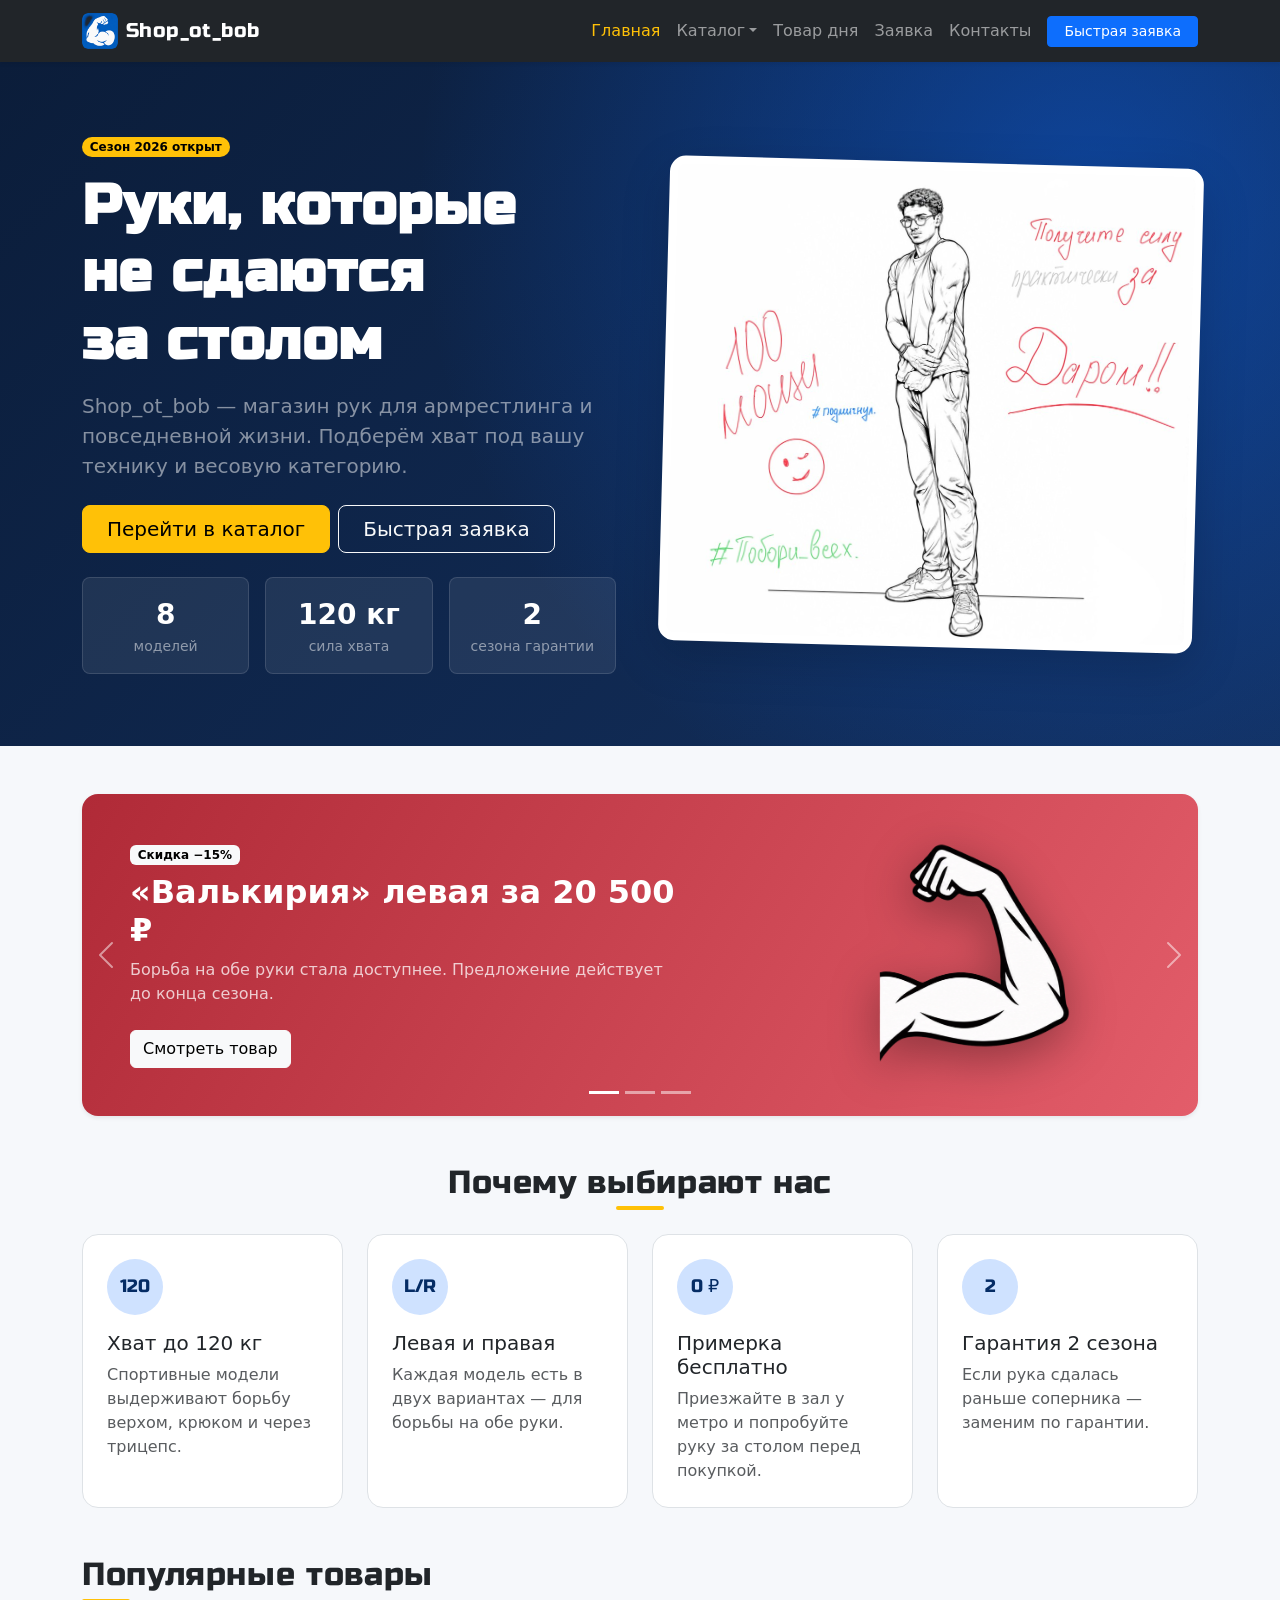
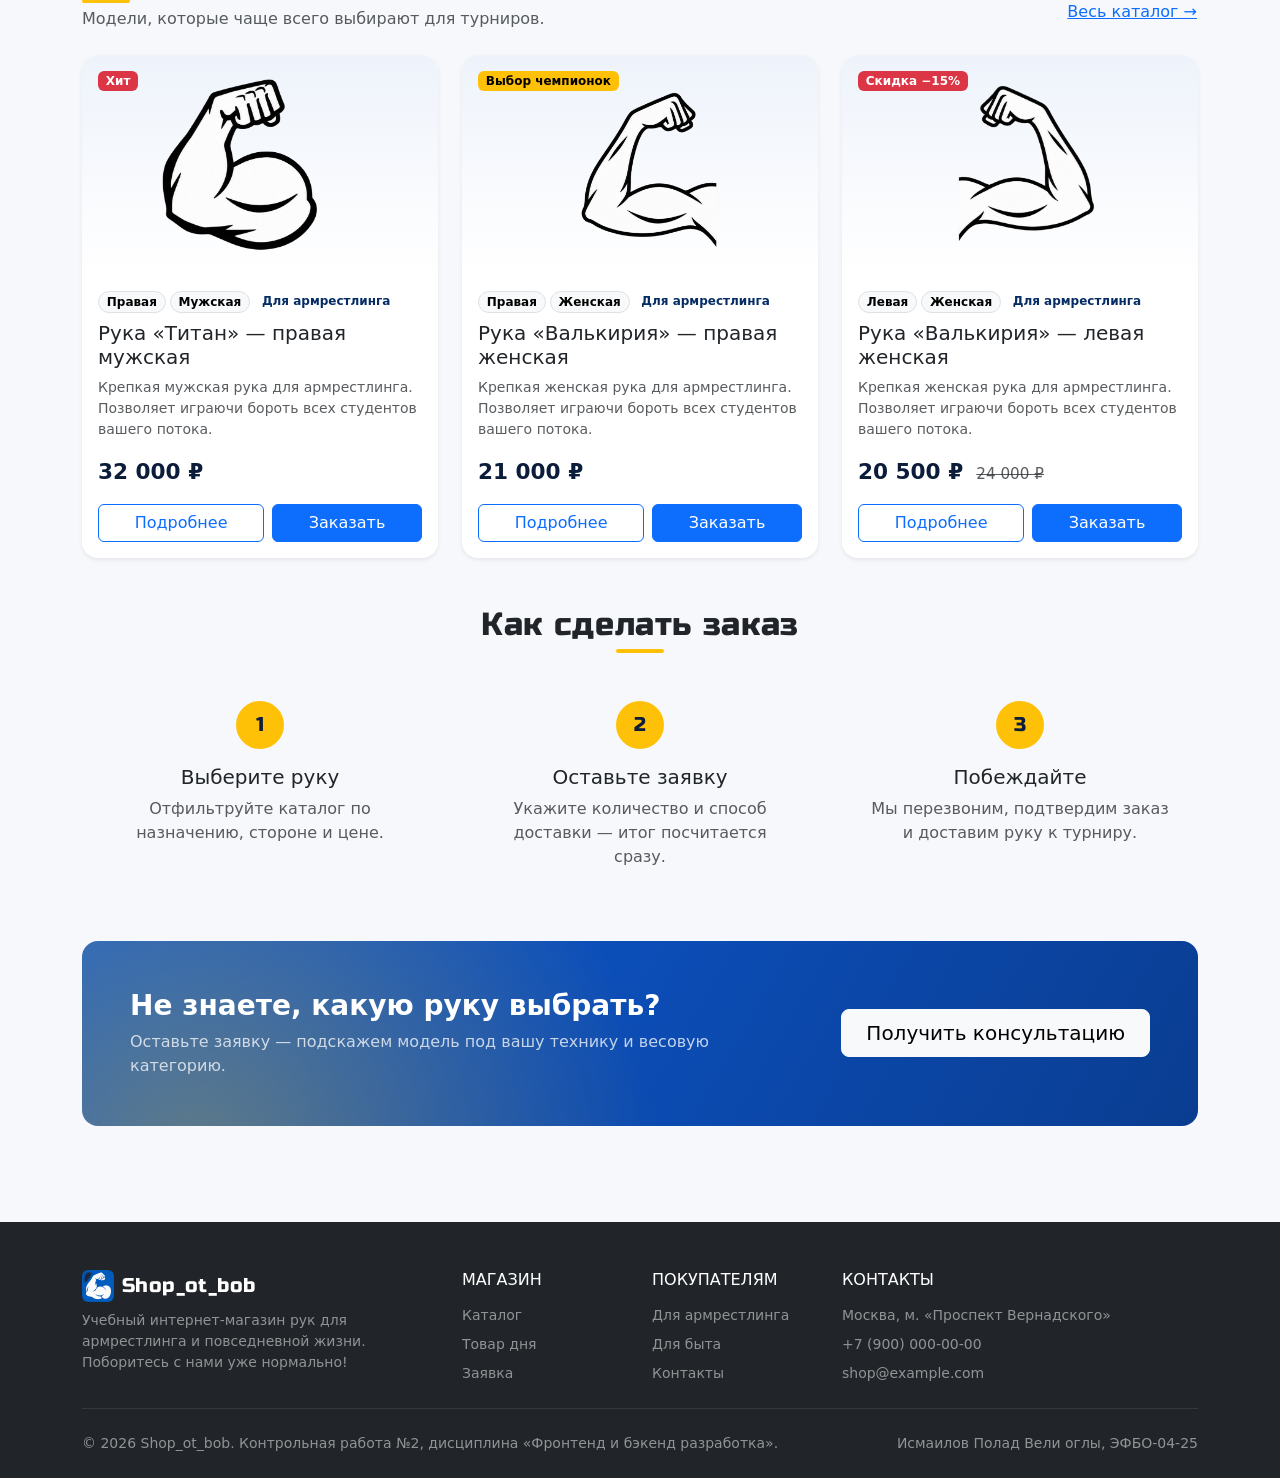
<file: index.html>
<!DOCTYPE html>
<html lang="ru">
<head>
  <meta charset="UTF-8">
  <meta name="viewport" content="width=device-width, initial-scale=1.0">
  <meta name="description" content="Shop_ot_bob — учебный интернет-магазин рук для армрестлинга и повседневной жизни на Bootstrap.">
  <title>Главная — Shop_ot_bob</title>
  <link rel="icon" type="image/png" href="images/logo.png">
  <link rel="preconnect" href="https://fonts.googleapis.com">
  <link rel="preconnect" href="https://fonts.gstatic.com" crossorigin>
  <link href="https://fonts.googleapis.com/css2?family=Russo+One&display=swap" rel="stylesheet">
  <link rel="stylesheet" href="vendor/bootstrap/css/bootstrap.min.css">
  <link rel="stylesheet" href="css/custom.css">
</head>
<body class="d-flex flex-column min-vh-100">
  <header>
    <nav class="navbar navbar-expand-lg navbar-dark bg-dark sticky-top shadow-sm site-navbar" aria-label="Основная навигация">
      <div class="container">
        <a class="navbar-brand d-flex align-items-center gap-2 brand" href="index.html">
          <img src="images/logo.png" alt="" width="36" height="36" class="rounded-2">
          Shop_ot_bob
        </a>
        <button class="navbar-toggler" type="button" data-bs-toggle="collapse" data-bs-target="#mainNavbar" aria-controls="mainNavbar" aria-expanded="false" aria-label="Открыть меню">
          <span class="navbar-toggler-icon"></span>
        </button>
        <div class="collapse navbar-collapse" id="mainNavbar">
          <ul class="navbar-nav ms-auto mb-2 mb-lg-0 align-items-lg-center">
          <li class="nav-item"><a class="nav-link active" aria-current="page" href="index.html">Главная</a></li>
          <li class="nav-item dropdown">
            <a class="nav-link dropdown-toggle" href="catalog.html" role="button" data-bs-toggle="dropdown" aria-expanded="false">Каталог</a>
            <ul class="dropdown-menu dropdown-menu-dark">
              <li><a class="dropdown-item" href="catalog.html">Все товары</a></li>
              <li><hr class="dropdown-divider"></li>
              <li><a class="dropdown-item" href="catalog.html?category=sport">Для армрестлинга</a></li>
              <li><a class="dropdown-item" href="catalog.html?category=daily">Для быта</a></li>
            </ul>
          </li>
          <li class="nav-item"><a class="nav-link" href="product.html">Товар дня</a></li>
          <li class="nav-item"><a class="nav-link" href="order.html">Заявка</a></li>
          <li class="nav-item"><a class="nav-link" href="contacts.html">Контакты</a></li>
          <li class="nav-item ms-lg-2 mt-2 mt-lg-0">
            <button type="button" class="btn btn-primary btn-sm px-3" data-bs-toggle="modal" data-bs-target="#orderModal">Быстрая заявка</button>
          </li>
          </ul>
        </div>
      </div>
    </nav>
  </header>

  <main class="flex-grow-1">
    <section class="container-fluid hero text-white py-5">
      <div class="container py-lg-4">
        <div class="row align-items-center g-5">
          <div class="col-12 col-lg-6">
            <span class="badge rounded-pill text-bg-warning mb-3">Сезон 2026 открыт</span>
            <h1 class="display-4 fw-bold hero__title mb-3">Руки, которые не&nbsp;сдаются за&nbsp;столом</h1>
            <p class="lead text-white-50 mb-4">Shop_ot_bob — магазин рук для армрестлинга и повседневной жизни. Подберём хват под вашу технику и&nbsp;весовую категорию.</p>
            <div class="d-flex flex-wrap gap-2 mb-4">
              <a class="btn btn-warning btn-lg px-4" href="catalog.html">Перейти в каталог</a>
              <button type="button" class="btn btn-outline-light btn-lg px-4" data-bs-toggle="modal" data-bs-target="#orderModal">Быстрая заявка</button>
            </div>
            <div class="row g-3 text-center hero__stats">
              <div class="col-4">
                <div class="p-3 rounded-3 hero__stat">
                  <div class="fs-3 fw-bold">8</div>
                  <div class="small text-white-50">моделей</div>
                </div>
              </div>
              <div class="col-4">
                <div class="p-3 rounded-3 hero__stat">
                  <div class="fs-3 fw-bold">120&nbsp;кг</div>
                  <div class="small text-white-50">сила хвата</div>
                </div>
              </div>
              <div class="col-4">
                <div class="p-3 rounded-3 hero__stat">
                  <div class="fs-3 fw-bold">2</div>
                  <div class="small text-white-50">сезона гарантии</div>
                </div>
              </div>
            </div>
          </div>
          <div class="col-12 col-lg-6">
            <div class="hero__media bg-white rounded-4 shadow-lg p-2">
              <img src="images/promo.jpg" class="img-fluid rounded-3" alt="Основатель магазина на рекламном плакате: «Получите силу армрестлинга за даром»">
            </div>
          </div>
        </div>
      </div>
    </section>

    <section class="container my-5" aria-labelledby="promo-title">
      <h2 id="promo-title" class="visually-hidden">Акции магазина</h2>
      <div id="promoCarousel" class="carousel slide promo-carousel rounded-4 overflow-hidden shadow-sm" data-bs-ride="carousel" data-bs-interval="6000">
        <div class="carousel-indicators">
          <button type="button" data-bs-target="#promoCarousel" data-bs-slide-to="0" class="active" aria-current="true" aria-label="Акция 1"></button>
          <button type="button" data-bs-target="#promoCarousel" data-bs-slide-to="1" aria-label="Акция 2"></button>
          <button type="button" data-bs-target="#promoCarousel" data-bs-slide-to="2" aria-label="Акция 3"></button>
        </div>
        <div class="carousel-inner">
          <div class="carousel-item active promo-slide promo-slide--red">
            <div class="row g-0 align-items-center h-100">
              <div class="col-12 col-md-7 px-5 pt-4 pb-5 p-lg-5">
                <span class="badge text-bg-light mb-2">Скидка −15%</span>
                <h3 class="h2 fw-bold">«Валькирия» левая за 20 500 ₽</h3>
                <p class="mb-4 opacity-75">Борьба на обе руки стала доступнее. Предложение действует до конца сезона.</p>
                <a href="product.html?id=4" class="btn btn-light">Смотреть товар</a>
              </div>
              <div class="col-md-5 d-none d-md-block text-center p-4">
                <img src="images/lev_zhenskaya_ruka.png" class="promo-slide__img" alt="">
              </div>
            </div>
          </div>
          <div class="carousel-item promo-slide promo-slide--blue">
            <div class="row g-0 align-items-center h-100">
              <div class="col-12 col-md-7 px-5 pt-4 pb-5 p-lg-5">
                <span class="badge text-bg-success mb-2">Новинка</span>
                <h3 class="h2 fw-bold">«Титан» теперь и для левой руки</h3>
                <p class="mb-4 opacity-75">Зеркальная версия флагмана с хватом 115 кг для левосторонней борьбы.</p>
                <a href="product.html?id=2" class="btn btn-light">Смотреть товар</a>
              </div>
              <div class="col-md-5 d-none d-md-block text-center p-4">
                <img src="images/levaya_ruka.png" class="promo-slide__img" alt="">
              </div>
            </div>
          </div>
          <div class="carousel-item promo-slide promo-slide--dark">
            <div class="row g-0 align-items-center h-100">
              <div class="col-12 col-md-7 px-5 pt-4 pb-5 p-lg-5">
                <span class="badge text-bg-warning mb-2">Доставка</span>
                <h3 class="h2 fw-bold">Бесплатная доставка от 30 000 ₽</h3>
                <p class="mb-4 opacity-75">Курьером по Москве или самовывозом у метро «Проспект Вернадского».</p>
                <a href="order.html" class="btn btn-light">Оформить заявку</a>
              </div>
              <div class="col-md-5 d-none d-md-block text-center p-4">
                <img src="images/pravaya_ruka.png" class="promo-slide__img" alt="">
              </div>
            </div>
          </div>
        </div>
        <button class="carousel-control-prev" type="button" data-bs-target="#promoCarousel" data-bs-slide="prev">
          <span class="carousel-control-prev-icon" aria-hidden="true"></span>
          <span class="visually-hidden">Предыдущая акция</span>
        </button>
        <button class="carousel-control-next" type="button" data-bs-target="#promoCarousel" data-bs-slide="next">
          <span class="carousel-control-next-icon" aria-hidden="true"></span>
          <span class="visually-hidden">Следующая акция</span>
        </button>
      </div>
    </section>

    <section class="container my-5" aria-labelledby="advantages-title">
      <h2 id="advantages-title" class="section-title text-center mb-4">Почему выбирают нас</h2>
      <div class="row g-4">
        <div class="col-12 col-md-6 col-lg-3">
          <div class="feature h-100 p-4 bg-body rounded-4 border">
            <div class="feature__icon mb-3">120</div>
            <h3 class="h5">Хват до 120 кг</h3>
            <p class="mb-0 text-body-secondary">Спортивные модели выдерживают борьбу верхом, крюком и через трицепс.</p>
          </div>
        </div>
        <div class="col-12 col-md-6 col-lg-3">
          <div class="feature h-100 p-4 bg-body rounded-4 border">
            <div class="feature__icon mb-3">L/R</div>
            <h3 class="h5">Левая и правая</h3>
            <p class="mb-0 text-body-secondary">Каждая модель есть в двух вариантах — для борьбы на обе руки.</p>
          </div>
        </div>
        <div class="col-12 col-md-6 col-lg-3">
          <div class="feature h-100 p-4 bg-body rounded-4 border">
            <div class="feature__icon mb-3">0&nbsp;₽</div>
            <h3 class="h5">Примерка бесплатно</h3>
            <p class="mb-0 text-body-secondary">Приезжайте в зал у метро и попробуйте руку за столом перед покупкой.</p>
          </div>
        </div>
        <div class="col-12 col-md-6 col-lg-3">
          <div class="feature h-100 p-4 bg-body rounded-4 border">
            <div class="feature__icon mb-3">2</div>
            <h3 class="h5">Гарантия 2 сезона</h3>
            <p class="mb-0 text-body-secondary">Если рука сдалась раньше соперника — заменим по гарантии.</p>
          </div>
        </div>
      </div>
    </section>

    <section class="container my-5" aria-labelledby="popular-title">
      <div class="row align-items-end g-3 mb-4">
        <div class="col-12 col-md-8">
          <h2 id="popular-title" class="section-title mb-1">Популярные товары</h2>
          <p class="text-body-secondary mb-0">Модели, которые чаще всего выбирают для турниров.</p>
        </div>
        <div class="col-12 col-md-4 text-md-end">
          <a href="catalog.html" class="btn btn-link px-0">Весь каталог →</a>
        </div>
      </div>
      <div class="row g-4">
        <div class="col-12 col-md-6 col-lg-4 product-col" data-id="1" data-name="Рука «Титан» — правая мужская" data-price="32000" data-category="sport" data-gender="m" data-side="right" data-stock="yes">
          <article class="card product-card h-100 shadow-sm">
            <div class="product-card__media position-relative">
              <span class="badge text-bg-danger product-card__badge position-absolute top-0 start-0 m-3">Хит</span>
              <img src="images/pravaya_ruka.png" class="card-img-top product-card__img" alt="Рука «Титан» — правая мужская" loading="lazy">
            </div>
            <div class="card-body d-flex flex-column">
              <div class="d-flex flex-wrap gap-1 mb-2">
                <span class="badge rounded-pill text-bg-light border">Правая</span>
                <span class="badge rounded-pill text-bg-light border">Мужская</span>
                <span class="badge rounded-pill text-bg-primary-subtle text-primary-emphasis">Для армрестлинга</span>
              </div>
              <h3 class="card-title h5">Рука «Титан» — правая мужская</h3>
              <p class="card-text text-body-secondary small">Крепкая мужская рука для армрестлинга. Позволяет играючи бороть всех студентов вашего потока.</p>
              <div class="mt-auto">
                <p class="price mb-3">32 000 ₽</p>
                <div class="d-flex gap-2">
                  <a href="product.html?id=1" class="btn btn-outline-primary flex-fill">Подробнее</a>
                  <button type="button" class="btn btn-primary flex-fill" data-bs-toggle="modal" data-bs-target="#orderModal" data-product="1">Заказать</button>
                </div>
              </div>
            </div>
          </article>
        </div>
        <div class="col-12 col-md-6 col-lg-4 product-col" data-id="3" data-name="Рука «Валькирия» — правая женская" data-price="21000" data-category="sport" data-gender="f" data-side="right" data-stock="yes">
          <article class="card product-card h-100 shadow-sm">
            <div class="product-card__media position-relative">
              <span class="badge text-bg-warning product-card__badge position-absolute top-0 start-0 m-3">Выбор чемпионок</span>
              <img src="images/prav_zhenskaya_ruka.png" class="card-img-top product-card__img" alt="Рука «Валькирия» — правая женская" loading="lazy">
            </div>
            <div class="card-body d-flex flex-column">
              <div class="d-flex flex-wrap gap-1 mb-2">
                <span class="badge rounded-pill text-bg-light border">Правая</span>
                <span class="badge rounded-pill text-bg-light border">Женская</span>
                <span class="badge rounded-pill text-bg-primary-subtle text-primary-emphasis">Для армрестлинга</span>
              </div>
              <h3 class="card-title h5">Рука «Валькирия» — правая женская</h3>
              <p class="card-text text-body-secondary small">Крепкая женская рука для армрестлинга. Позволяет играючи бороть всех студентов вашего потока.</p>
              <div class="mt-auto">
                <p class="price mb-3">21 000 ₽</p>
                <div class="d-flex gap-2">
                  <a href="product.html?id=3" class="btn btn-outline-primary flex-fill">Подробнее</a>
                  <button type="button" class="btn btn-primary flex-fill" data-bs-toggle="modal" data-bs-target="#orderModal" data-product="3">Заказать</button>
                </div>
              </div>
            </div>
          </article>
        </div>
        <div class="col-12 col-md-6 col-lg-4 product-col" data-id="4" data-name="Рука «Валькирия» — левая женская" data-price="20500" data-category="sport" data-gender="f" data-side="left" data-stock="yes">
          <article class="card product-card h-100 shadow-sm">
            <div class="product-card__media position-relative">
              <span class="badge text-bg-danger product-card__badge position-absolute top-0 start-0 m-3">Скидка −15%</span>
              <img src="images/lev_zhenskaya_ruka.png" class="card-img-top product-card__img" alt="Рука «Валькирия» — левая женская" loading="lazy">
            </div>
            <div class="card-body d-flex flex-column">
              <div class="d-flex flex-wrap gap-1 mb-2">
                <span class="badge rounded-pill text-bg-light border">Левая</span>
                <span class="badge rounded-pill text-bg-light border">Женская</span>
                <span class="badge rounded-pill text-bg-primary-subtle text-primary-emphasis">Для армрестлинга</span>
              </div>
              <h3 class="card-title h5">Рука «Валькирия» — левая женская</h3>
              <p class="card-text text-body-secondary small">Крепкая женская рука для армрестлинга. Позволяет играючи бороть всех студентов вашего потока.</p>
              <div class="mt-auto">
                <p class="price mb-3">20 500 ₽ <s class="price-old">24 000 ₽</s></p>
                <div class="d-flex gap-2">
                  <a href="product.html?id=4" class="btn btn-outline-primary flex-fill">Подробнее</a>
                  <button type="button" class="btn btn-primary flex-fill" data-bs-toggle="modal" data-bs-target="#orderModal" data-product="4">Заказать</button>
                </div>
              </div>
            </div>
          </article>
        </div>
      </div>
    </section>

    <section class="container my-5" aria-labelledby="steps-title">
      <h2 id="steps-title" class="section-title text-center mb-4">Как сделать заказ</h2>
      <div class="row g-4 text-center">
        <div class="col-12 col-md-4">
          <div class="step h-100 p-4">
            <div class="step__num mx-auto mb-3">1</div>
            <h3 class="h5">Выберите руку</h3>
            <p class="text-body-secondary mb-0">Отфильтруйте каталог по назначению, стороне и цене.</p>
          </div>
        </div>
        <div class="col-12 col-md-4">
          <div class="step h-100 p-4">
            <div class="step__num mx-auto mb-3">2</div>
            <h3 class="h5">Оставьте заявку</h3>
            <p class="text-body-secondary mb-0">Укажите количество и способ доставки — итог посчитается сразу.</p>
          </div>
        </div>
        <div class="col-12 col-md-4">
          <div class="step h-100 p-4">
            <div class="step__num mx-auto mb-3">3</div>
            <h3 class="h5">Побеждайте</h3>
            <p class="text-body-secondary mb-0">Мы перезвоним, подтвердим заказ и доставим руку к турниру.</p>
          </div>
        </div>
      </div>
    </section>

    <section class="container my-5">
      <div class="cta rounded-4 p-4 p-lg-5 text-white">
        <div class="row align-items-center g-4">
          <div class="col-12 col-lg-8">
            <h2 class="h3 fw-bold mb-2">Не знаете, какую руку выбрать?</h2>
            <p class="mb-0 opacity-75">Оставьте заявку — подскажем модель под вашу технику и весовую категорию.</p>
          </div>
          <div class="col-12 col-lg-4 text-lg-end">
            <button type="button" class="btn btn-light btn-lg px-4" data-bs-toggle="modal" data-bs-target="#orderModal">Получить консультацию</button>
          </div>
        </div>
      </div>
    </section>
  </main>

  <footer class="site-footer bg-dark text-white-50 pt-5 pb-4 mt-5">
    <div class="container">
      <div class="row g-4">
        <div class="col-12 col-md-6 col-lg-4">
          <a class="d-inline-flex align-items-center gap-2 text-white text-decoration-none brand fs-5 mb-2" href="index.html">
            <img src="images/logo.png" alt="" width="32" height="32" class="rounded-2">
            Shop_ot_bob
          </a>
          <p class="small mb-0">Учебный интернет-магазин рук для армрестлинга и повседневной жизни. Поборитесь с нами уже нормально!</p>
        </div>
        <div class="col-6 col-md-3 col-lg-2">
          <h2 class="h6 text-white text-uppercase mb-3">Магазин</h2>
          <ul class="list-unstyled small mb-0">
            <li class="mb-2"><a class="footer-link" href="catalog.html">Каталог</a></li>
            <li class="mb-2"><a class="footer-link" href="product.html">Товар дня</a></li>
            <li><a class="footer-link" href="order.html">Заявка</a></li>
          </ul>
        </div>
        <div class="col-6 col-md-3 col-lg-2">
          <h2 class="h6 text-white text-uppercase mb-3">Покупателям</h2>
          <ul class="list-unstyled small mb-0">
            <li class="mb-2"><a class="footer-link" href="catalog.html?category=sport">Для армрестлинга</a></li>
            <li class="mb-2"><a class="footer-link" href="catalog.html?category=daily">Для быта</a></li>
            <li><a class="footer-link" href="contacts.html">Контакты</a></li>
          </ul>
        </div>
        <div class="col-12 col-lg-4">
          <h2 class="h6 text-white text-uppercase mb-3">Контакты</h2>
          <ul class="list-unstyled small mb-0">
            <li class="mb-2">Москва, м. «Проспект Вернадского»</li>
            <li class="mb-2"><a class="footer-link" href="tel:+79000000000">+7 (900) 000-00-00</a></li>
            <li><a class="footer-link" href="mailto:shop@example.com">shop@example.com</a></li>
          </ul>
        </div>
      </div>
      <hr class="border-secondary my-4">
      <div class="d-flex flex-column flex-md-row justify-content-between gap-2 small">
        <span>&copy; 2026 Shop_ot_bob. Контрольная работа №2, дисциплина «Фронтенд и бэкенд разработка».</span>
        <span>Исмаилов Полад Вели оглы, ЭФБО-04-25</span>
      </div>
    </div>
  </footer>

  <div class="modal fade" id="orderModal" tabindex="-1" aria-labelledby="orderModalLabel" aria-hidden="true">
    <div class="modal-dialog modal-dialog-centered">
      <div class="modal-content">
        <form id="quickOrderForm" class="needs-validation" action="#" method="post" novalidate>
          <div class="modal-header">
            <h2 class="modal-title fs-5" id="orderModalLabel">Быстрая заявка</h2>
            <button type="button" class="btn-close" data-bs-dismiss="modal" aria-label="Закрыть"></button>
          </div>
          <div class="modal-body">
            <p class="text-body-secondary small">Оставьте контакты — перезвоним в течение дня и уточним размер хвата.</p>
            <div class="mb-3">
              <label for="quick-name" class="form-label">Имя</label>
              <input id="quick-name" name="name" type="text" class="form-control" placeholder="Как к вам обращаться" minlength="2" autocomplete="given-name" required>
              <div class="invalid-feedback">Введите имя (минимум 2 символа).</div>
            </div>
            <div class="mb-3">
              <label for="quick-phone" class="form-label">Телефон</label>
              <div class="input-group has-validation">
                <span class="input-group-text">+7</span>
                <input id="quick-phone" name="phone" type="tel" inputmode="numeric" class="form-control" placeholder="9001234567" pattern="[0-9]{10}" autocomplete="tel-national" required>
                <div class="invalid-feedback">Введите 10 цифр номера без +7.</div>
              </div>
            </div>
            <div class="mb-3">
              <label for="quick-product" class="form-label">Товар</label>
              <select id="quick-product" name="product" class="form-select" required>
                <option value="" selected disabled>Выберите товар</option>
                <option value="1" data-price="32000">Рука «Титан» — правая мужская — 32 000 ₽</option>
                <option value="2" data-price="31000">Рука «Титан» — левая мужская — 31 000 ₽</option>
                <option value="3" data-price="21000">Рука «Валькирия» — правая женская — 21 000 ₽</option>
                <option value="4" data-price="20500">Рука «Валькирия» — левая женская — 20 500 ₽</option>
                <option value="5" data-price="10000">Рука «Будни» — правая мужская — 10 000 ₽</option>
                <option value="6" data-price="10000">Рука «Будни» — левая мужская — 10 000 ₽</option>
                <option value="7" data-price="9000">Рука «Грация» — правая женская — 9 000 ₽</option>
                <option value="8" data-price="8100">Рука «Грация» — левая женская — 8 100 ₽</option>
              </select>
              <div class="invalid-feedback">Выберите товар.</div>
            </div>
            <div class="form-check">
              <input id="quick-agree" name="agreement" type="checkbox" class="form-check-input" required>
              <label for="quick-agree" class="form-check-label">Согласен на обработку персональных данных</label>
              <div class="invalid-feedback">Без согласия заявку отправить нельзя.</div>
            </div>
          </div>
          <div class="modal-footer">
            <button type="button" class="btn btn-outline-secondary" data-bs-dismiss="modal">Отмена</button>
            <button type="submit" class="btn btn-primary">Отправить заявку</button>
          </div>
        </form>
      </div>
    </div>
  </div>

  <div class="toast-container position-fixed bottom-0 end-0 p-3">
    <div id="appToast" class="toast" role="status" aria-live="polite" aria-atomic="true">
      <div class="toast-header">
        <img src="images/logo.png" class="rounded me-2" alt="" width="20" height="20">
        <strong class="me-auto">Shop_ot_bob</strong>
        <small>только что</small>
        <button type="button" class="btn-close" data-bs-dismiss="toast" aria-label="Закрыть"></button>
      </div>
      <div class="toast-body" id="appToastBody">Готово!</div>
    </div>
  </div>

  <script src="vendor/bootstrap/js/bootstrap.bundle.min.js"></script>
  <script src="js/main.js"></script>
</body>
</html>
</file>
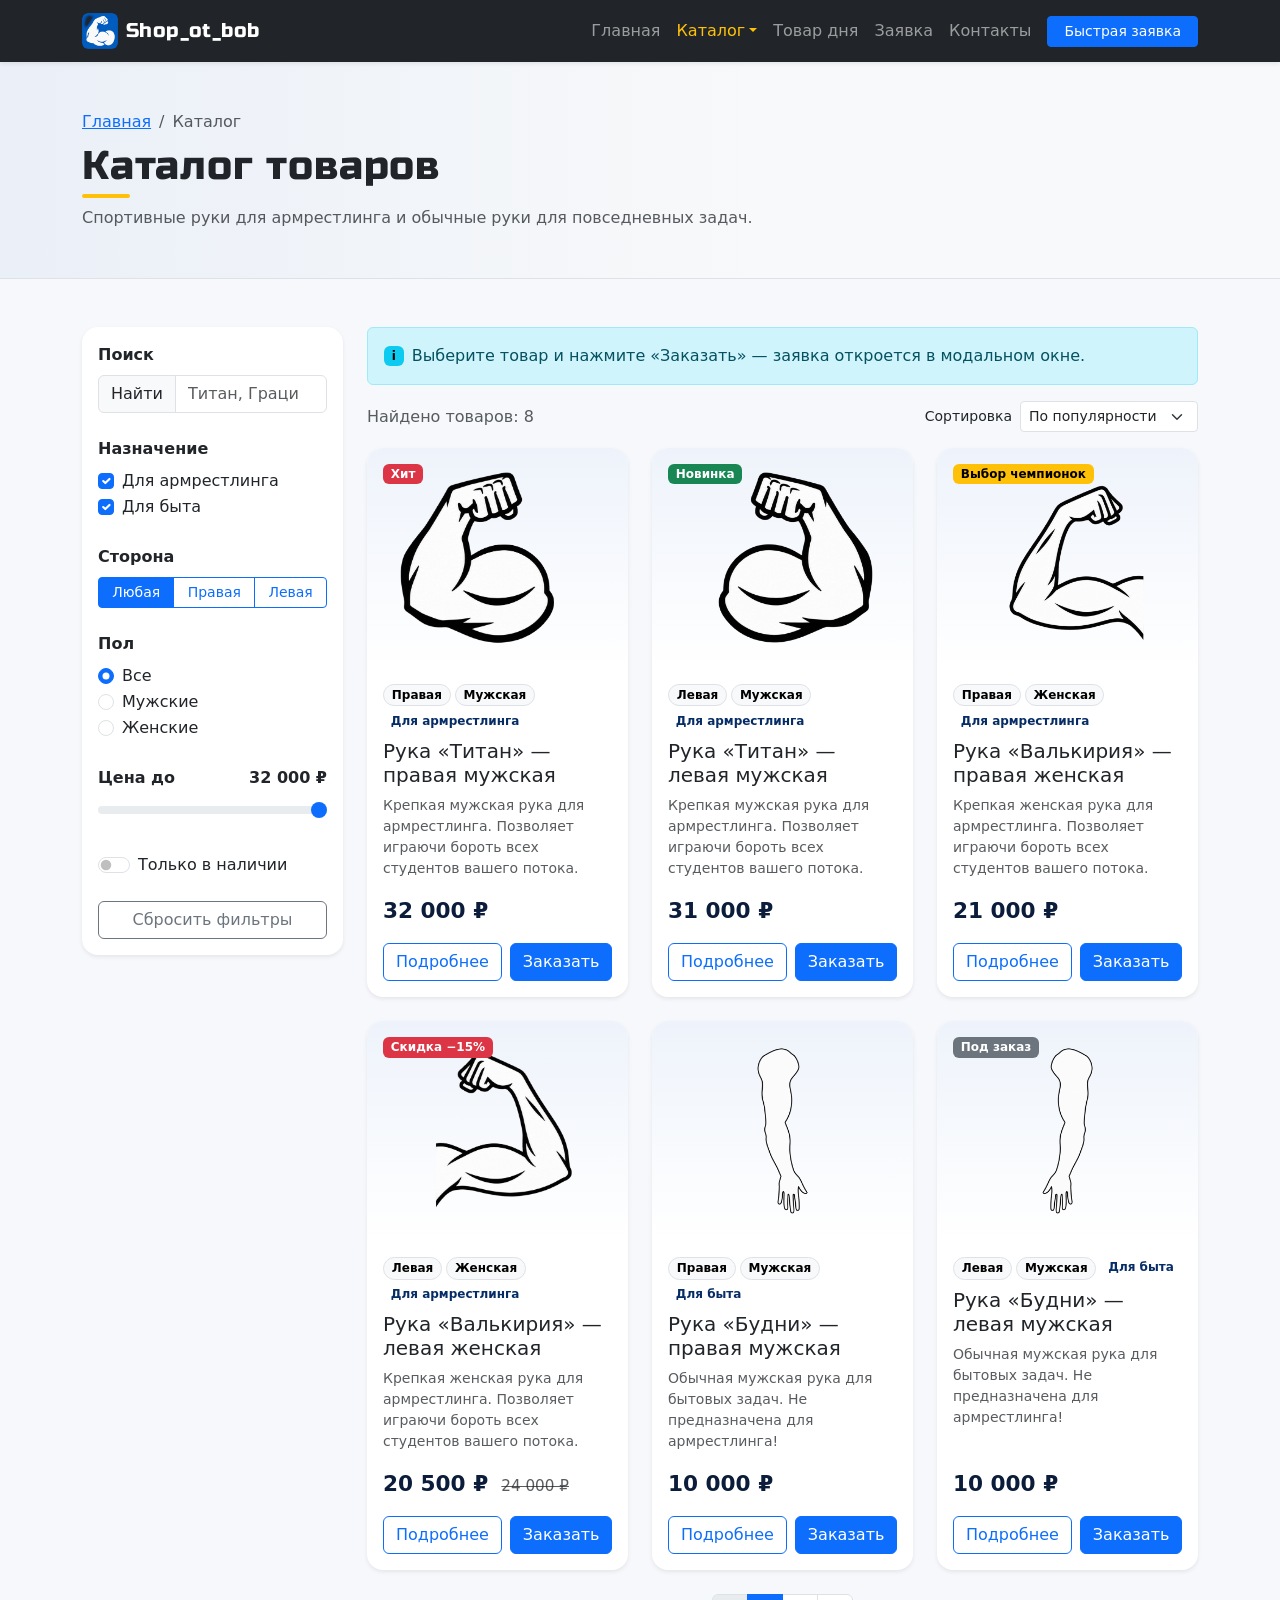
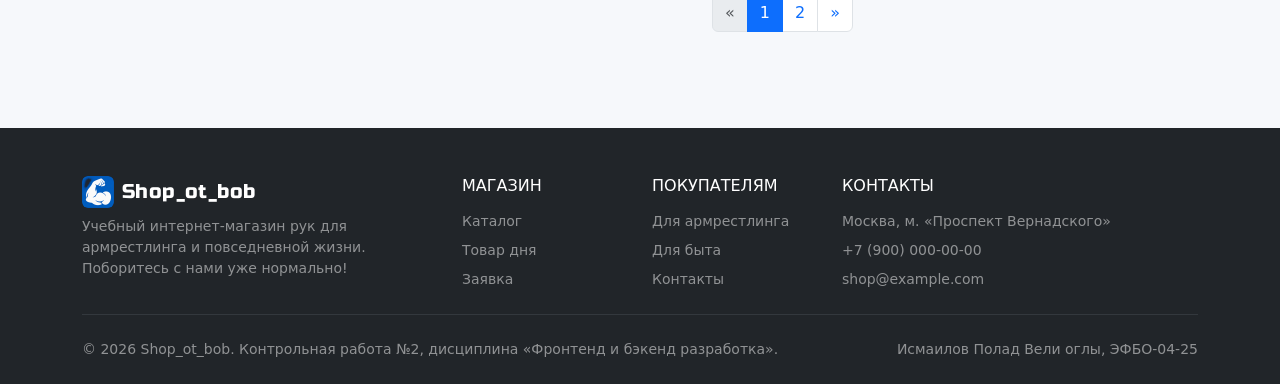
<file: catalog.html>
<!DOCTYPE html>
<html lang="ru">
<head>
  <meta charset="UTF-8">
  <meta name="viewport" content="width=device-width, initial-scale=1.0">
  <meta name="description" content="Каталог Shop_ot_bob: руки для армрестлинга и для быта с фильтрами по назначению, стороне и цене.">
  <title>Каталог — Shop_ot_bob</title>
  <link rel="icon" type="image/png" href="images/logo.png">
  <link rel="preconnect" href="https://fonts.googleapis.com">
  <link rel="preconnect" href="https://fonts.gstatic.com" crossorigin>
  <link href="https://fonts.googleapis.com/css2?family=Russo+One&display=swap" rel="stylesheet">
  <link rel="stylesheet" href="vendor/bootstrap/css/bootstrap.min.css">
  <link rel="stylesheet" href="css/custom.css">
</head>
<body class="d-flex flex-column min-vh-100">
  <header>
    <nav class="navbar navbar-expand-lg navbar-dark bg-dark sticky-top shadow-sm site-navbar" aria-label="Основная навигация">
      <div class="container">
        <a class="navbar-brand d-flex align-items-center gap-2 brand" href="index.html">
          <img src="images/logo.png" alt="" width="36" height="36" class="rounded-2">
          Shop_ot_bob
        </a>
        <button class="navbar-toggler" type="button" data-bs-toggle="collapse" data-bs-target="#mainNavbar" aria-controls="mainNavbar" aria-expanded="false" aria-label="Открыть меню">
          <span class="navbar-toggler-icon"></span>
        </button>
        <div class="collapse navbar-collapse" id="mainNavbar">
          <ul class="navbar-nav ms-auto mb-2 mb-lg-0 align-items-lg-center">
          <li class="nav-item"><a class="nav-link" href="index.html">Главная</a></li>
          <li class="nav-item dropdown">
            <a class="nav-link dropdown-toggle active" aria-current="page" href="catalog.html" role="button" data-bs-toggle="dropdown" aria-expanded="false">Каталог</a>
            <ul class="dropdown-menu dropdown-menu-dark">
              <li><a class="dropdown-item" href="catalog.html">Все товары</a></li>
              <li><hr class="dropdown-divider"></li>
              <li><a class="dropdown-item" href="catalog.html?category=sport">Для армрестлинга</a></li>
              <li><a class="dropdown-item" href="catalog.html?category=daily">Для быта</a></li>
            </ul>
          </li>
          <li class="nav-item"><a class="nav-link" href="product.html">Товар дня</a></li>
          <li class="nav-item"><a class="nav-link" href="order.html">Заявка</a></li>
          <li class="nav-item"><a class="nav-link" href="contacts.html">Контакты</a></li>
          <li class="nav-item ms-lg-2 mt-2 mt-lg-0">
            <button type="button" class="btn btn-primary btn-sm px-3" data-bs-toggle="modal" data-bs-target="#orderModal">Быстрая заявка</button>
          </li>
          </ul>
        </div>
      </div>
    </nav>
  </header>

  <main class="flex-grow-1">
    <section class="page-head bg-body-tertiary border-bottom py-4 py-lg-5">
      <div class="container">
        <nav aria-label="Хлебные крошки">
          <ol class="breadcrumb mb-2">
            <li class="breadcrumb-item"><a href="index.html">Главная</a></li>
            <li class="breadcrumb-item active" aria-current="page">Каталог</li>
          </ol>
        </nav>
        <h1 class="section-title display-6 mb-2">Каталог товаров</h1>
        <p class="text-body-secondary mb-0">Спортивные руки для армрестлинга и обычные руки для повседневных задач.</p>
      </div>
    </section>

    <section class="container my-4 my-lg-5">
      <div class="row g-4">
        <aside class="col-12 col-lg-3" aria-label="Фильтры каталога">
          <button class="btn btn-outline-primary w-100 d-lg-none" type="button" data-bs-toggle="collapse" data-bs-target="#filtersCollapse" aria-expanded="false" aria-controls="filtersCollapse">Фильтры и поиск</button>
          <div class="collapse d-lg-block mt-3 mt-lg-0" id="filtersCollapse">
            <form id="filterForm" class="card card-body shadow-sm filter-panel" role="search">
              <label for="filter-search" class="form-label fw-semibold">Поиск</label>
              <div class="input-group mb-4">
                <span class="input-group-text">Найти</span>
                <input id="filter-search" name="search" type="search" class="form-control" placeholder="Титан, Грация…">
              </div>

              <fieldset class="mb-4">
                <legend class="fs-6 fw-semibold">Назначение</legend>
                <div class="form-check">
                  <input class="form-check-input" type="checkbox" name="category" value="sport" id="cat-sport" checked>
                  <label class="form-check-label" for="cat-sport">Для армрестлинга</label>
                </div>
                <div class="form-check">
                  <input class="form-check-input" type="checkbox" name="category" value="daily" id="cat-daily" checked>
                  <label class="form-check-label" for="cat-daily">Для быта</label>
                </div>
              </fieldset>

              <fieldset class="mb-4">
                <legend class="fs-6 fw-semibold">Сторона</legend>
                <div class="btn-group w-100" role="group" aria-label="Выбор стороны">
                  <input type="radio" class="btn-check" name="side" id="side-all" value="all" checked>
                  <label class="btn btn-outline-primary btn-sm" for="side-all">Любая</label>
                  <input type="radio" class="btn-check" name="side" id="side-right" value="right">
                  <label class="btn btn-outline-primary btn-sm" for="side-right">Правая</label>
                  <input type="radio" class="btn-check" name="side" id="side-left" value="left">
                  <label class="btn btn-outline-primary btn-sm" for="side-left">Левая</label>
                </div>
              </fieldset>

              <fieldset class="mb-4">
                <legend class="fs-6 fw-semibold">Пол</legend>
                <div class="form-check">
                  <input class="form-check-input" type="radio" name="gender" value="all" id="gender-all" checked>
                  <label class="form-check-label" for="gender-all">Все</label>
                </div>
                <div class="form-check">
                  <input class="form-check-input" type="radio" name="gender" value="m" id="gender-m">
                  <label class="form-check-label" for="gender-m">Мужские</label>
                </div>
                <div class="form-check">
                  <input class="form-check-input" type="radio" name="gender" value="f" id="gender-f">
                  <label class="form-check-label" for="gender-f">Женские</label>
                </div>
              </fieldset>

              <div class="mb-4">
                <label for="filter-price" class="form-label fw-semibold d-flex justify-content-between">
                  <span>Цена до</span>
                  <output id="priceOutput" for="filter-price">32&nbsp;000&nbsp;₽</output>
                </label>
                <input id="filter-price" name="price" type="range" class="form-range" min="8000" max="32000" step="500" value="32000">
              </div>

              <div class="form-check form-switch mb-4">
                <input class="form-check-input" type="checkbox" role="switch" name="stock" id="filter-stock">
                <label class="form-check-label" for="filter-stock">Только в наличии</label>
              </div>

              <button type="reset" class="btn btn-outline-secondary w-100">Сбросить фильтры</button>
            </form>
          </div>
        </aside>

        <div class="col-12 col-lg-9">
          <div class="alert alert-info d-flex align-items-center gap-2" role="alert">
            <span class="badge text-bg-info">i</span>
            <span>Выберите товар и нажмите «Заказать» — заявка откроется в модальном окне.</span>
          </div>
          <div class="d-flex flex-column flex-sm-row justify-content-between align-items-sm-center gap-2 mb-3">
            <p id="resultCount" class="mb-0 text-body-secondary" aria-live="polite">Найдено товаров: 8</p>
            <div class="d-flex align-items-center gap-2">
              <label for="sortSelect" class="small text-nowrap">Сортировка</label>
              <select id="sortSelect" class="form-select form-select-sm">
                <option value="default" selected>По популярности</option>
                <option value="price-asc">Сначала дешевле</option>
                <option value="price-desc">Сначала дороже</option>
                <option value="name">По названию</option>
              </select>
            </div>
          </div>
          <div class="row g-4" id="catalogGrid">
            <div class="col-12 col-sm-6 col-xl-4 product-col" data-id="1" data-name="Рука «Титан» — правая мужская" data-price="32000" data-category="sport" data-gender="m" data-side="right" data-stock="yes">
              <article class="card product-card h-100 shadow-sm">
                <div class="product-card__media position-relative">
                  <span class="badge text-bg-danger product-card__badge position-absolute top-0 start-0 m-3">Хит</span>
                  <img src="images/pravaya_ruka.png" class="card-img-top product-card__img" alt="Рука «Титан» — правая мужская" loading="lazy">
                </div>
                <div class="card-body d-flex flex-column">
                  <div class="d-flex flex-wrap gap-1 mb-2">
                    <span class="badge rounded-pill text-bg-light border">Правая</span>
                    <span class="badge rounded-pill text-bg-light border">Мужская</span>
                    <span class="badge rounded-pill text-bg-primary-subtle text-primary-emphasis">Для армрестлинга</span>
                  </div>
                  <h3 class="card-title h5">Рука «Титан» — правая мужская</h3>
                  <p class="card-text text-body-secondary small">Крепкая мужская рука для армрестлинга. Позволяет играючи бороть всех студентов вашего потока.</p>
                  <div class="mt-auto">
                    <p class="price mb-3">32 000 ₽</p>
                    <div class="d-flex gap-2">
                      <a href="product.html?id=1" class="btn btn-outline-primary flex-fill">Подробнее</a>
                      <button type="button" class="btn btn-primary flex-fill" data-bs-toggle="modal" data-bs-target="#orderModal" data-product="1">Заказать</button>
                    </div>
                  </div>
                </div>
              </article>
            </div>
            <div class="col-12 col-sm-6 col-xl-4 product-col" data-id="2" data-name="Рука «Титан» — левая мужская" data-price="31000" data-category="sport" data-gender="m" data-side="left" data-stock="yes">
              <article class="card product-card h-100 shadow-sm">
                <div class="product-card__media position-relative">
                  <span class="badge text-bg-success product-card__badge position-absolute top-0 start-0 m-3">Новинка</span>
                  <img src="images/levaya_ruka.png" class="card-img-top product-card__img" alt="Рука «Титан» — левая мужская" loading="lazy">
                </div>
                <div class="card-body d-flex flex-column">
                  <div class="d-flex flex-wrap gap-1 mb-2">
                    <span class="badge rounded-pill text-bg-light border">Левая</span>
                    <span class="badge rounded-pill text-bg-light border">Мужская</span>
                    <span class="badge rounded-pill text-bg-primary-subtle text-primary-emphasis">Для армрестлинга</span>
                  </div>
                  <h3 class="card-title h5">Рука «Титан» — левая мужская</h3>
                  <p class="card-text text-body-secondary small">Крепкая мужская рука для армрестлинга. Позволяет играючи бороть всех студентов вашего потока.</p>
                  <div class="mt-auto">
                    <p class="price mb-3">31 000 ₽</p>
                    <div class="d-flex gap-2">
                      <a href="product.html?id=2" class="btn btn-outline-primary flex-fill">Подробнее</a>
                      <button type="button" class="btn btn-primary flex-fill" data-bs-toggle="modal" data-bs-target="#orderModal" data-product="2">Заказать</button>
                    </div>
                  </div>
                </div>
              </article>
            </div>
            <div class="col-12 col-sm-6 col-xl-4 product-col" data-id="3" data-name="Рука «Валькирия» — правая женская" data-price="21000" data-category="sport" data-gender="f" data-side="right" data-stock="yes">
              <article class="card product-card h-100 shadow-sm">
                <div class="product-card__media position-relative">
                  <span class="badge text-bg-warning product-card__badge position-absolute top-0 start-0 m-3">Выбор чемпионок</span>
                  <img src="images/prav_zhenskaya_ruka.png" class="card-img-top product-card__img" alt="Рука «Валькирия» — правая женская" loading="lazy">
                </div>
                <div class="card-body d-flex flex-column">
                  <div class="d-flex flex-wrap gap-1 mb-2">
                    <span class="badge rounded-pill text-bg-light border">Правая</span>
                    <span class="badge rounded-pill text-bg-light border">Женская</span>
                    <span class="badge rounded-pill text-bg-primary-subtle text-primary-emphasis">Для армрестлинга</span>
                  </div>
                  <h3 class="card-title h5">Рука «Валькирия» — правая женская</h3>
                  <p class="card-text text-body-secondary small">Крепкая женская рука для армрестлинга. Позволяет играючи бороть всех студентов вашего потока.</p>
                  <div class="mt-auto">
                    <p class="price mb-3">21 000 ₽</p>
                    <div class="d-flex gap-2">
                      <a href="product.html?id=3" class="btn btn-outline-primary flex-fill">Подробнее</a>
                      <button type="button" class="btn btn-primary flex-fill" data-bs-toggle="modal" data-bs-target="#orderModal" data-product="3">Заказать</button>
                    </div>
                  </div>
                </div>
              </article>
            </div>
            <div class="col-12 col-sm-6 col-xl-4 product-col" data-id="4" data-name="Рука «Валькирия» — левая женская" data-price="20500" data-category="sport" data-gender="f" data-side="left" data-stock="yes">
              <article class="card product-card h-100 shadow-sm">
                <div class="product-card__media position-relative">
                  <span class="badge text-bg-danger product-card__badge position-absolute top-0 start-0 m-3">Скидка −15%</span>
                  <img src="images/lev_zhenskaya_ruka.png" class="card-img-top product-card__img" alt="Рука «Валькирия» — левая женская" loading="lazy">
                </div>
                <div class="card-body d-flex flex-column">
                  <div class="d-flex flex-wrap gap-1 mb-2">
                    <span class="badge rounded-pill text-bg-light border">Левая</span>
                    <span class="badge rounded-pill text-bg-light border">Женская</span>
                    <span class="badge rounded-pill text-bg-primary-subtle text-primary-emphasis">Для армрестлинга</span>
                  </div>
                  <h3 class="card-title h5">Рука «Валькирия» — левая женская</h3>
                  <p class="card-text text-body-secondary small">Крепкая женская рука для армрестлинга. Позволяет играючи бороть всех студентов вашего потока.</p>
                  <div class="mt-auto">
                    <p class="price mb-3">20 500 ₽ <s class="price-old">24 000 ₽</s></p>
                    <div class="d-flex gap-2">
                      <a href="product.html?id=4" class="btn btn-outline-primary flex-fill">Подробнее</a>
                      <button type="button" class="btn btn-primary flex-fill" data-bs-toggle="modal" data-bs-target="#orderModal" data-product="4">Заказать</button>
                    </div>
                  </div>
                </div>
              </article>
            </div>
            <div class="col-12 col-sm-6 col-xl-4 product-col" data-id="5" data-name="Рука «Будни» — правая мужская" data-price="10000" data-category="daily" data-gender="m" data-side="right" data-stock="yes">
              <article class="card product-card h-100 shadow-sm">
                <div class="product-card__media position-relative">
                  <img src="images/prav_ruka_kontur.png" class="card-img-top product-card__img" alt="Рука «Будни» — правая мужская" loading="lazy">
                </div>
                <div class="card-body d-flex flex-column">
                  <div class="d-flex flex-wrap gap-1 mb-2">
                    <span class="badge rounded-pill text-bg-light border">Правая</span>
                    <span class="badge rounded-pill text-bg-light border">Мужская</span>
                    <span class="badge rounded-pill text-bg-primary-subtle text-primary-emphasis">Для быта</span>
                  </div>
                  <h3 class="card-title h5">Рука «Будни» — правая мужская</h3>
                  <p class="card-text text-body-secondary small">Обычная мужская рука для бытовых задач. Не предназначена для армрестлинга!</p>
                  <div class="mt-auto">
                    <p class="price mb-3">10 000 ₽</p>
                    <div class="d-flex gap-2">
                      <a href="product.html?id=5" class="btn btn-outline-primary flex-fill">Подробнее</a>
                      <button type="button" class="btn btn-primary flex-fill" data-bs-toggle="modal" data-bs-target="#orderModal" data-product="5">Заказать</button>
                    </div>
                  </div>
                </div>
              </article>
            </div>
            <div class="col-12 col-sm-6 col-xl-4 product-col" data-id="6" data-name="Рука «Будни» — левая мужская" data-price="10000" data-category="daily" data-gender="m" data-side="left" data-stock="no">
              <article class="card product-card h-100 shadow-sm">
                <div class="product-card__media position-relative">
                  <span class="badge text-bg-secondary product-card__badge position-absolute top-0 start-0 m-3">Под заказ</span>
                  <img src="images/lev_ruka_kontur.png" class="card-img-top product-card__img" alt="Рука «Будни» — левая мужская" loading="lazy">
                </div>
                <div class="card-body d-flex flex-column">
                  <div class="d-flex flex-wrap gap-1 mb-2">
                    <span class="badge rounded-pill text-bg-light border">Левая</span>
                    <span class="badge rounded-pill text-bg-light border">Мужская</span>
                    <span class="badge rounded-pill text-bg-primary-subtle text-primary-emphasis">Для быта</span>
                  </div>
                  <h3 class="card-title h5">Рука «Будни» — левая мужская</h3>
                  <p class="card-text text-body-secondary small">Обычная мужская рука для бытовых задач. Не предназначена для армрестлинга!</p>
                  <div class="mt-auto">
                    <p class="price mb-3">10 000 ₽</p>
                    <div class="d-flex gap-2">
                      <a href="product.html?id=6" class="btn btn-outline-primary flex-fill">Подробнее</a>
                      <button type="button" class="btn btn-primary flex-fill" data-bs-toggle="modal" data-bs-target="#orderModal" data-product="6">Заказать</button>
                    </div>
                  </div>
                </div>
              </article>
            </div>
            <div class="col-12 col-sm-6 col-xl-4 product-col" data-id="7" data-name="Рука «Грация» — правая женская" data-price="9000" data-category="daily" data-gender="f" data-side="right" data-stock="yes">
              <article class="card product-card h-100 shadow-sm">
                <div class="product-card__media position-relative">
                  <img src="images/prav_tonkaya_zhenskaya_ruka.png" class="card-img-top product-card__img" alt="Рука «Грация» — правая женская" loading="lazy">
                </div>
                <div class="card-body d-flex flex-column">
                  <div class="d-flex flex-wrap gap-1 mb-2">
                    <span class="badge rounded-pill text-bg-light border">Правая</span>
                    <span class="badge rounded-pill text-bg-light border">Женская</span>
                    <span class="badge rounded-pill text-bg-primary-subtle text-primary-emphasis">Для быта</span>
                  </div>
                  <h3 class="card-title h5">Рука «Грация» — правая женская</h3>
                  <p class="card-text text-body-secondary small">Обычная женская рука для бытовых задач. Не предназначена для армрестлинга!</p>
                  <div class="mt-auto">
                    <p class="price mb-3">9 000 ₽</p>
                    <div class="d-flex gap-2">
                      <a href="product.html?id=7" class="btn btn-outline-primary flex-fill">Подробнее</a>
                      <button type="button" class="btn btn-primary flex-fill" data-bs-toggle="modal" data-bs-target="#orderModal" data-product="7">Заказать</button>
                    </div>
                  </div>
                </div>
              </article>
            </div>
            <div class="col-12 col-sm-6 col-xl-4 product-col" data-id="8" data-name="Рука «Грация» — левая женская" data-price="8100" data-category="daily" data-gender="f" data-side="left" data-stock="yes">
              <article class="card product-card h-100 shadow-sm">
                <div class="product-card__media position-relative">
                  <span class="badge text-bg-danger product-card__badge position-absolute top-0 start-0 m-3">Скидка −10%</span>
                  <img src="images/lev_tonkaya_zhenskaya_ruka.png" class="card-img-top product-card__img" alt="Рука «Грация» — левая женская" loading="lazy">
                </div>
                <div class="card-body d-flex flex-column">
                  <div class="d-flex flex-wrap gap-1 mb-2">
                    <span class="badge rounded-pill text-bg-light border">Левая</span>
                    <span class="badge rounded-pill text-bg-light border">Женская</span>
                    <span class="badge rounded-pill text-bg-primary-subtle text-primary-emphasis">Для быта</span>
                  </div>
                  <h3 class="card-title h5">Рука «Грация» — левая женская</h3>
                  <p class="card-text text-body-secondary small">Обычная женская рука для бытовых задач. Не предназначена для армрестлинга!</p>
                  <div class="mt-auto">
                    <p class="price mb-3">8 100 ₽ <s class="price-old">9 000 ₽</s></p>
                    <div class="d-flex gap-2">
                      <a href="product.html?id=8" class="btn btn-outline-primary flex-fill">Подробнее</a>
                      <button type="button" class="btn btn-primary flex-fill" data-bs-toggle="modal" data-bs-target="#orderModal" data-product="8">Заказать</button>
                    </div>
                  </div>
                </div>
              </article>
            </div>
          </div>
          <div id="emptyAlert" class="alert alert-warning mt-3 d-none" role="alert">
            По выбранным фильтрам ничего не найдено. Измените условия или <button type="button" class="btn btn-link alert-link p-0 align-baseline" id="emptyReset">сбросьте фильтры</button>.
          </div>
          <nav aria-label="Страницы каталога" class="mt-4">
            <ul class="pagination justify-content-center mb-0" id="catalogPagination"></ul>
          </nav>
        </div>
      </div>
    </section>
  </main>

  <footer class="site-footer bg-dark text-white-50 pt-5 pb-4 mt-5">
    <div class="container">
      <div class="row g-4">
        <div class="col-12 col-md-6 col-lg-4">
          <a class="d-inline-flex align-items-center gap-2 text-white text-decoration-none brand fs-5 mb-2" href="index.html">
            <img src="images/logo.png" alt="" width="32" height="32" class="rounded-2">
            Shop_ot_bob
          </a>
          <p class="small mb-0">Учебный интернет-магазин рук для армрестлинга и повседневной жизни. Поборитесь с нами уже нормально!</p>
        </div>
        <div class="col-6 col-md-3 col-lg-2">
          <h2 class="h6 text-white text-uppercase mb-3">Магазин</h2>
          <ul class="list-unstyled small mb-0">
            <li class="mb-2"><a class="footer-link" href="catalog.html">Каталог</a></li>
            <li class="mb-2"><a class="footer-link" href="product.html">Товар дня</a></li>
            <li><a class="footer-link" href="order.html">Заявка</a></li>
          </ul>
        </div>
        <div class="col-6 col-md-3 col-lg-2">
          <h2 class="h6 text-white text-uppercase mb-3">Покупателям</h2>
          <ul class="list-unstyled small mb-0">
            <li class="mb-2"><a class="footer-link" href="catalog.html?category=sport">Для армрестлинга</a></li>
            <li class="mb-2"><a class="footer-link" href="catalog.html?category=daily">Для быта</a></li>
            <li><a class="footer-link" href="contacts.html">Контакты</a></li>
          </ul>
        </div>
        <div class="col-12 col-lg-4">
          <h2 class="h6 text-white text-uppercase mb-3">Контакты</h2>
          <ul class="list-unstyled small mb-0">
            <li class="mb-2">Москва, м. «Проспект Вернадского»</li>
            <li class="mb-2"><a class="footer-link" href="tel:+79000000000">+7 (900) 000-00-00</a></li>
            <li><a class="footer-link" href="mailto:shop@example.com">shop@example.com</a></li>
          </ul>
        </div>
      </div>
      <hr class="border-secondary my-4">
      <div class="d-flex flex-column flex-md-row justify-content-between gap-2 small">
        <span>&copy; 2026 Shop_ot_bob. Контрольная работа №2, дисциплина «Фронтенд и бэкенд разработка».</span>
        <span>Исмаилов Полад Вели оглы, ЭФБО-04-25</span>
      </div>
    </div>
  </footer>

  <div class="modal fade" id="orderModal" tabindex="-1" aria-labelledby="orderModalLabel" aria-hidden="true">
    <div class="modal-dialog modal-dialog-centered">
      <div class="modal-content">
        <form id="quickOrderForm" class="needs-validation" action="#" method="post" novalidate>
          <div class="modal-header">
            <h2 class="modal-title fs-5" id="orderModalLabel">Быстрая заявка</h2>
            <button type="button" class="btn-close" data-bs-dismiss="modal" aria-label="Закрыть"></button>
          </div>
          <div class="modal-body">
            <p class="text-body-secondary small">Оставьте контакты — перезвоним в течение дня и уточним размер хвата.</p>
            <div class="mb-3">
              <label for="quick-name" class="form-label">Имя</label>
              <input id="quick-name" name="name" type="text" class="form-control" placeholder="Как к вам обращаться" minlength="2" autocomplete="given-name" required>
              <div class="invalid-feedback">Введите имя (минимум 2 символа).</div>
            </div>
            <div class="mb-3">
              <label for="quick-phone" class="form-label">Телефон</label>
              <div class="input-group has-validation">
                <span class="input-group-text">+7</span>
                <input id="quick-phone" name="phone" type="tel" inputmode="numeric" class="form-control" placeholder="9001234567" pattern="[0-9]{10}" autocomplete="tel-national" required>
                <div class="invalid-feedback">Введите 10 цифр номера без +7.</div>
              </div>
            </div>
            <div class="mb-3">
              <label for="quick-product" class="form-label">Товар</label>
              <select id="quick-product" name="product" class="form-select" required>
                <option value="" selected disabled>Выберите товар</option>
                <option value="1" data-price="32000">Рука «Титан» — правая мужская — 32 000 ₽</option>
                <option value="2" data-price="31000">Рука «Титан» — левая мужская — 31 000 ₽</option>
                <option value="3" data-price="21000">Рука «Валькирия» — правая женская — 21 000 ₽</option>
                <option value="4" data-price="20500">Рука «Валькирия» — левая женская — 20 500 ₽</option>
                <option value="5" data-price="10000">Рука «Будни» — правая мужская — 10 000 ₽</option>
                <option value="6" data-price="10000">Рука «Будни» — левая мужская — 10 000 ₽</option>
                <option value="7" data-price="9000">Рука «Грация» — правая женская — 9 000 ₽</option>
                <option value="8" data-price="8100">Рука «Грация» — левая женская — 8 100 ₽</option>
              </select>
              <div class="invalid-feedback">Выберите товар.</div>
            </div>
            <div class="form-check">
              <input id="quick-agree" name="agreement" type="checkbox" class="form-check-input" required>
              <label for="quick-agree" class="form-check-label">Согласен на обработку персональных данных</label>
              <div class="invalid-feedback">Без согласия заявку отправить нельзя.</div>
            </div>
          </div>
          <div class="modal-footer">
            <button type="button" class="btn btn-outline-secondary" data-bs-dismiss="modal">Отмена</button>
            <button type="submit" class="btn btn-primary">Отправить заявку</button>
          </div>
        </form>
      </div>
    </div>
  </div>

  <div class="toast-container position-fixed bottom-0 end-0 p-3">
    <div id="appToast" class="toast" role="status" aria-live="polite" aria-atomic="true">
      <div class="toast-header">
        <img src="images/logo.png" class="rounded me-2" alt="" width="20" height="20">
        <strong class="me-auto">Shop_ot_bob</strong>
        <small>только что</small>
        <button type="button" class="btn-close" data-bs-dismiss="toast" aria-label="Закрыть"></button>
      </div>
      <div class="toast-body" id="appToastBody">Готово!</div>
    </div>
  </div>

  <script src="vendor/bootstrap/js/bootstrap.bundle.min.js"></script>
  <script src="js/main.js"></script>
</body>
</html>
</file>
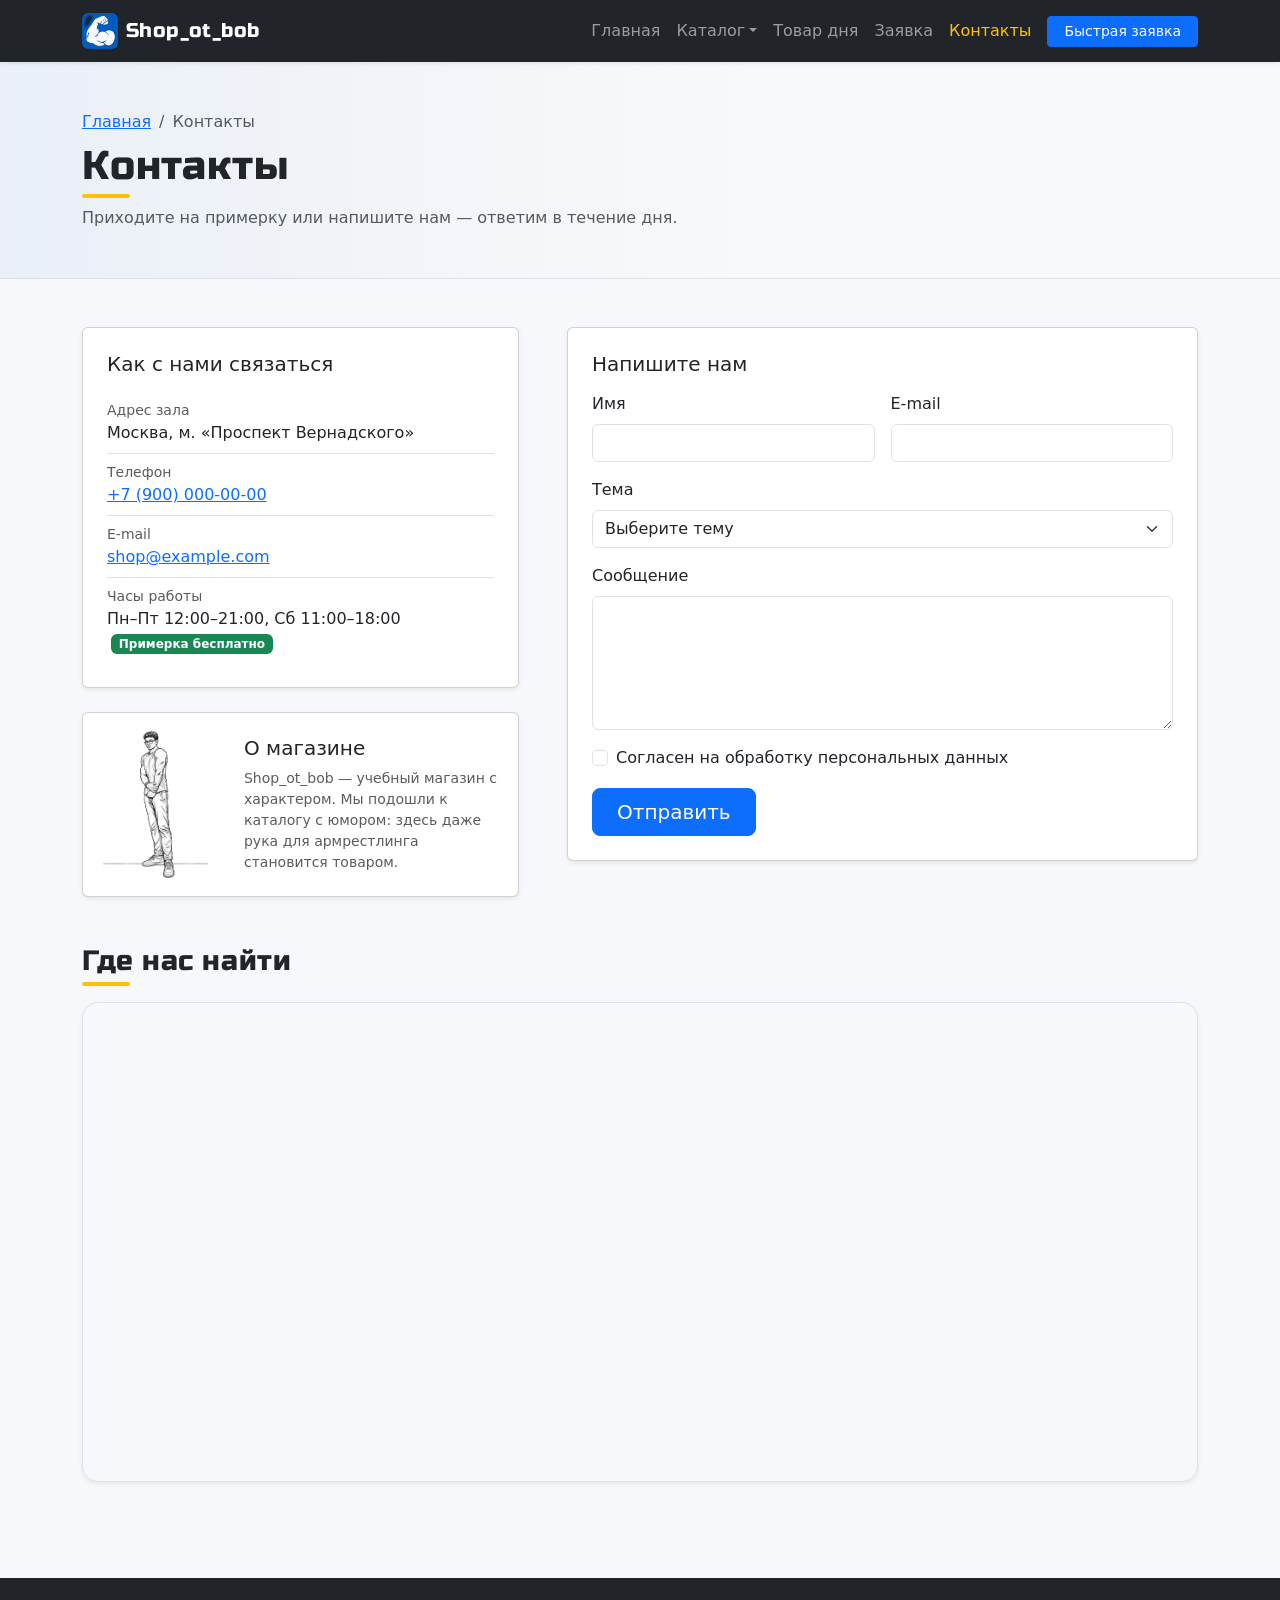
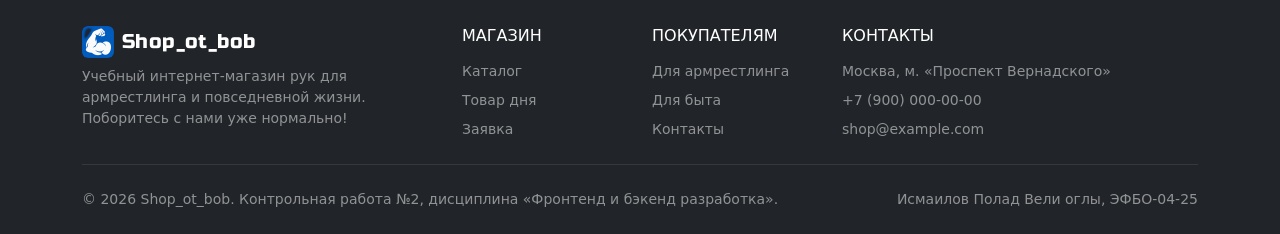
<file: contacts.html>
<!DOCTYPE html>
<html lang="ru">
<head>
  <meta charset="UTF-8">
  <meta name="viewport" content="width=device-width, initial-scale=1.0">
  <meta name="description" content="Контакты Shop_ot_bob: адрес зала для примерки, телефон, e-mail и форма обратной связи.">
  <title>Контакты — Shop_ot_bob</title>
  <link rel="icon" type="image/png" href="images/logo.png">
  <link rel="preconnect" href="https://fonts.googleapis.com">
  <link rel="preconnect" href="https://fonts.gstatic.com" crossorigin>
  <link href="https://fonts.googleapis.com/css2?family=Russo+One&display=swap" rel="stylesheet">
  <link rel="stylesheet" href="vendor/bootstrap/css/bootstrap.min.css">
  <link rel="stylesheet" href="css/custom.css">
</head>
<body class="d-flex flex-column min-vh-100">
  <header>
    <nav class="navbar navbar-expand-lg navbar-dark bg-dark sticky-top shadow-sm site-navbar" aria-label="Основная навигация">
      <div class="container">
        <a class="navbar-brand d-flex align-items-center gap-2 brand" href="index.html">
          <img src="images/logo.png" alt="" width="36" height="36" class="rounded-2">
          Shop_ot_bob
        </a>
        <button class="navbar-toggler" type="button" data-bs-toggle="collapse" data-bs-target="#mainNavbar" aria-controls="mainNavbar" aria-expanded="false" aria-label="Открыть меню">
          <span class="navbar-toggler-icon"></span>
        </button>
        <div class="collapse navbar-collapse" id="mainNavbar">
          <ul class="navbar-nav ms-auto mb-2 mb-lg-0 align-items-lg-center">
          <li class="nav-item"><a class="nav-link" href="index.html">Главная</a></li>
          <li class="nav-item dropdown">
            <a class="nav-link dropdown-toggle" href="catalog.html" role="button" data-bs-toggle="dropdown" aria-expanded="false">Каталог</a>
            <ul class="dropdown-menu dropdown-menu-dark">
              <li><a class="dropdown-item" href="catalog.html">Все товары</a></li>
              <li><hr class="dropdown-divider"></li>
              <li><a class="dropdown-item" href="catalog.html?category=sport">Для армрестлинга</a></li>
              <li><a class="dropdown-item" href="catalog.html?category=daily">Для быта</a></li>
            </ul>
          </li>
          <li class="nav-item"><a class="nav-link" href="product.html">Товар дня</a></li>
          <li class="nav-item"><a class="nav-link" href="order.html">Заявка</a></li>
          <li class="nav-item"><a class="nav-link active" aria-current="page" href="contacts.html">Контакты</a></li>
          <li class="nav-item ms-lg-2 mt-2 mt-lg-0">
            <button type="button" class="btn btn-primary btn-sm px-3" data-bs-toggle="modal" data-bs-target="#orderModal">Быстрая заявка</button>
          </li>
          </ul>
        </div>
      </div>
    </nav>
  </header>

  <main class="flex-grow-1">
    <section class="page-head bg-body-tertiary border-bottom py-4 py-lg-5">
      <div class="container">
        <nav aria-label="Хлебные крошки">
          <ol class="breadcrumb mb-2">
            <li class="breadcrumb-item"><a href="index.html">Главная</a></li>
            <li class="breadcrumb-item active" aria-current="page">Контакты</li>
          </ol>
        </nav>
        <h1 class="section-title display-6 mb-2">Контакты</h1>
        <p class="text-body-secondary mb-0">Приходите на примерку или напишите нам — ответим в течение дня.</p>
      </div>
    </section>

    <section class="container my-4 my-lg-5">
      <div class="row g-4 g-lg-5">
        <div class="col-12 col-lg-5">
          <div class="card shadow-sm mb-4">
            <div class="card-body p-4">
              <h2 class="h5 mb-3">Как с нами связаться</h2>
              <ul class="list-group list-group-flush">
                <li class="list-group-item px-0">
                  <div class="small text-body-secondary">Адрес зала</div>
                  Москва, м. «Проспект Вернадского»
                </li>
                <li class="list-group-item px-0">
                  <div class="small text-body-secondary">Телефон</div>
                  <a href="tel:+79000000000">+7 (900) 000-00-00</a>
                </li>
                <li class="list-group-item px-0">
                  <div class="small text-body-secondary">E-mail</div>
                  <a href="mailto:shop@example.com">shop@example.com</a>
                </li>
                <li class="list-group-item px-0">
                  <div class="small text-body-secondary">Часы работы</div>
                  Пн–Пт 12:00–21:00, Сб 11:00–18:00
                  <span class="badge text-bg-success ms-1">Примерка бесплатно</span>
                </li>
              </ul>
            </div>
          </div>

          <div class="card shadow-sm founder">
            <div class="row g-0 align-items-center">
              <div class="col-4 text-center p-3">
                <img src="images/PROZZI.png" class="img-fluid founder__img" alt="Иллюстрация: основатель магазина">
              </div>
              <div class="col-8">
                <div class="card-body">
                  <h2 class="h5 card-title">О магазине</h2>
                  <p class="card-text small text-body-secondary mb-0">Shop_ot_bob — учебный магазин с характером. Мы подошли к каталогу с юмором: здесь даже рука для армрестлинга становится товаром.</p>
                </div>
              </div>
            </div>
          </div>
        </div>

        <div class="col-12 col-lg-7">
          <form id="contactForm" class="card card-body shadow-sm p-4 needs-validation" action="#" method="post" novalidate>
            <h2 class="h5 mb-3">Напишите нам</h2>
            <div class="row g-3">
              <div class="col-12 col-md-6">
                <label for="contact-name" class="form-label">Имя</label>
                <input id="contact-name" name="name" type="text" class="form-control" minlength="2" autocomplete="given-name" required>
                <div class="invalid-feedback">Введите имя.</div>
              </div>
              <div class="col-12 col-md-6">
                <label for="contact-email" class="form-label">E-mail</label>
                <input id="contact-email" name="email" type="email" class="form-control" autocomplete="email" required>
                <div class="invalid-feedback">Введите корректный e-mail.</div>
              </div>
              <div class="col-12">
                <label for="contact-topic" class="form-label">Тема</label>
                <select id="contact-topic" name="topic" class="form-select" required>
                  <option value="" selected disabled>Выберите тему</option>
                  <option value="fitting">Запись на примерку</option>
                  <option value="consultation">Консультация по подбору</option>
                  <option value="warranty">Гарантия и возврат</option>
                  <option value="other">Другое</option>
                </select>
                <div class="invalid-feedback">Выберите тему обращения.</div>
              </div>
              <div class="col-12">
                <label for="contact-message" class="form-label">Сообщение</label>
                <textarea id="contact-message" name="message" class="form-control" rows="5" minlength="10" required></textarea>
                <div class="invalid-feedback">Напишите сообщение (от 10 символов).</div>
              </div>
              <div class="col-12">
                <div class="form-check">
                  <input id="contact-agree" name="agreement" type="checkbox" class="form-check-input" required>
                  <label for="contact-agree" class="form-check-label">Согласен на обработку персональных данных</label>
                  <div class="invalid-feedback">Нужно согласие.</div>
                </div>
              </div>
              <div class="col-12">
                <button type="submit" class="btn btn-primary btn-lg px-4">Отправить</button>
              </div>
            </div>
          </form>
        </div>
      </div>
    </section>

    <section class="container mb-5" aria-labelledby="map-title">
      <h2 id="map-title" class="section-title h3 mb-3">Где нас найти</h2>
      <div class="ratio ratio-21x9 map-frame rounded-4 overflow-hidden border shadow-sm">
        <iframe src="https://yandex.ru/map-widget/v1/?um=constructor%3A89a524108dad21f16cf2f4a0d76adc41d935ef46cfc1c6afd9af5f4293ef12c2&amp;source=constructor" title="Карта: зал Shop_ot_bob" loading="lazy"></iframe>
      </div>
    </section>
  </main>

  <footer class="site-footer bg-dark text-white-50 pt-5 pb-4 mt-5">
    <div class="container">
      <div class="row g-4">
        <div class="col-12 col-md-6 col-lg-4">
          <a class="d-inline-flex align-items-center gap-2 text-white text-decoration-none brand fs-5 mb-2" href="index.html">
            <img src="images/logo.png" alt="" width="32" height="32" class="rounded-2">
            Shop_ot_bob
          </a>
          <p class="small mb-0">Учебный интернет-магазин рук для армрестлинга и повседневной жизни. Поборитесь с нами уже нормально!</p>
        </div>
        <div class="col-6 col-md-3 col-lg-2">
          <h2 class="h6 text-white text-uppercase mb-3">Магазин</h2>
          <ul class="list-unstyled small mb-0">
            <li class="mb-2"><a class="footer-link" href="catalog.html">Каталог</a></li>
            <li class="mb-2"><a class="footer-link" href="product.html">Товар дня</a></li>
            <li><a class="footer-link" href="order.html">Заявка</a></li>
          </ul>
        </div>
        <div class="col-6 col-md-3 col-lg-2">
          <h2 class="h6 text-white text-uppercase mb-3">Покупателям</h2>
          <ul class="list-unstyled small mb-0">
            <li class="mb-2"><a class="footer-link" href="catalog.html?category=sport">Для армрестлинга</a></li>
            <li class="mb-2"><a class="footer-link" href="catalog.html?category=daily">Для быта</a></li>
            <li><a class="footer-link" href="contacts.html">Контакты</a></li>
          </ul>
        </div>
        <div class="col-12 col-lg-4">
          <h2 class="h6 text-white text-uppercase mb-3">Контакты</h2>
          <ul class="list-unstyled small mb-0">
            <li class="mb-2">Москва, м. «Проспект Вернадского»</li>
            <li class="mb-2"><a class="footer-link" href="tel:+79000000000">+7 (900) 000-00-00</a></li>
            <li><a class="footer-link" href="mailto:shop@example.com">shop@example.com</a></li>
          </ul>
        </div>
      </div>
      <hr class="border-secondary my-4">
      <div class="d-flex flex-column flex-md-row justify-content-between gap-2 small">
        <span>&copy; 2026 Shop_ot_bob. Контрольная работа №2, дисциплина «Фронтенд и бэкенд разработка».</span>
        <span>Исмаилов Полад Вели оглы, ЭФБО-04-25</span>
      </div>
    </div>
  </footer>

  <div class="modal fade" id="orderModal" tabindex="-1" aria-labelledby="orderModalLabel" aria-hidden="true">
    <div class="modal-dialog modal-dialog-centered">
      <div class="modal-content">
        <form id="quickOrderForm" class="needs-validation" action="#" method="post" novalidate>
          <div class="modal-header">
            <h2 class="modal-title fs-5" id="orderModalLabel">Быстрая заявка</h2>
            <button type="button" class="btn-close" data-bs-dismiss="modal" aria-label="Закрыть"></button>
          </div>
          <div class="modal-body">
            <p class="text-body-secondary small">Оставьте контакты — перезвоним в течение дня и уточним размер хвата.</p>
            <div class="mb-3">
              <label for="quick-name" class="form-label">Имя</label>
              <input id="quick-name" name="name" type="text" class="form-control" placeholder="Как к вам обращаться" minlength="2" autocomplete="given-name" required>
              <div class="invalid-feedback">Введите имя (минимум 2 символа).</div>
            </div>
            <div class="mb-3">
              <label for="quick-phone" class="form-label">Телефон</label>
              <div class="input-group has-validation">
                <span class="input-group-text">+7</span>
                <input id="quick-phone" name="phone" type="tel" inputmode="numeric" class="form-control" placeholder="9001234567" pattern="[0-9]{10}" autocomplete="tel-national" required>
                <div class="invalid-feedback">Введите 10 цифр номера без +7.</div>
              </div>
            </div>
            <div class="mb-3">
              <label for="quick-product" class="form-label">Товар</label>
              <select id="quick-product" name="product" class="form-select" required>
                <option value="" selected disabled>Выберите товар</option>
                <option value="1" data-price="32000">Рука «Титан» — правая мужская — 32 000 ₽</option>
                <option value="2" data-price="31000">Рука «Титан» — левая мужская — 31 000 ₽</option>
                <option value="3" data-price="21000">Рука «Валькирия» — правая женская — 21 000 ₽</option>
                <option value="4" data-price="20500">Рука «Валькирия» — левая женская — 20 500 ₽</option>
                <option value="5" data-price="10000">Рука «Будни» — правая мужская — 10 000 ₽</option>
                <option value="6" data-price="10000">Рука «Будни» — левая мужская — 10 000 ₽</option>
                <option value="7" data-price="9000">Рука «Грация» — правая женская — 9 000 ₽</option>
                <option value="8" data-price="8100">Рука «Грация» — левая женская — 8 100 ₽</option>
              </select>
              <div class="invalid-feedback">Выберите товар.</div>
            </div>
            <div class="form-check">
              <input id="quick-agree" name="agreement" type="checkbox" class="form-check-input" required>
              <label for="quick-agree" class="form-check-label">Согласен на обработку персональных данных</label>
              <div class="invalid-feedback">Без согласия заявку отправить нельзя.</div>
            </div>
          </div>
          <div class="modal-footer">
            <button type="button" class="btn btn-outline-secondary" data-bs-dismiss="modal">Отмена</button>
            <button type="submit" class="btn btn-primary">Отправить заявку</button>
          </div>
        </form>
      </div>
    </div>
  </div>

  <div class="toast-container position-fixed bottom-0 end-0 p-3">
    <div id="appToast" class="toast" role="status" aria-live="polite" aria-atomic="true">
      <div class="toast-header">
        <img src="images/logo.png" class="rounded me-2" alt="" width="20" height="20">
        <strong class="me-auto">Shop_ot_bob</strong>
        <small>только что</small>
        <button type="button" class="btn-close" data-bs-dismiss="toast" aria-label="Закрыть"></button>
      </div>
      <div class="toast-body" id="appToastBody">Готово!</div>
    </div>
  </div>

  <script src="vendor/bootstrap/js/bootstrap.bundle.min.js"></script>
  <script src="js/main.js"></script>
</body>
</html>
</file>
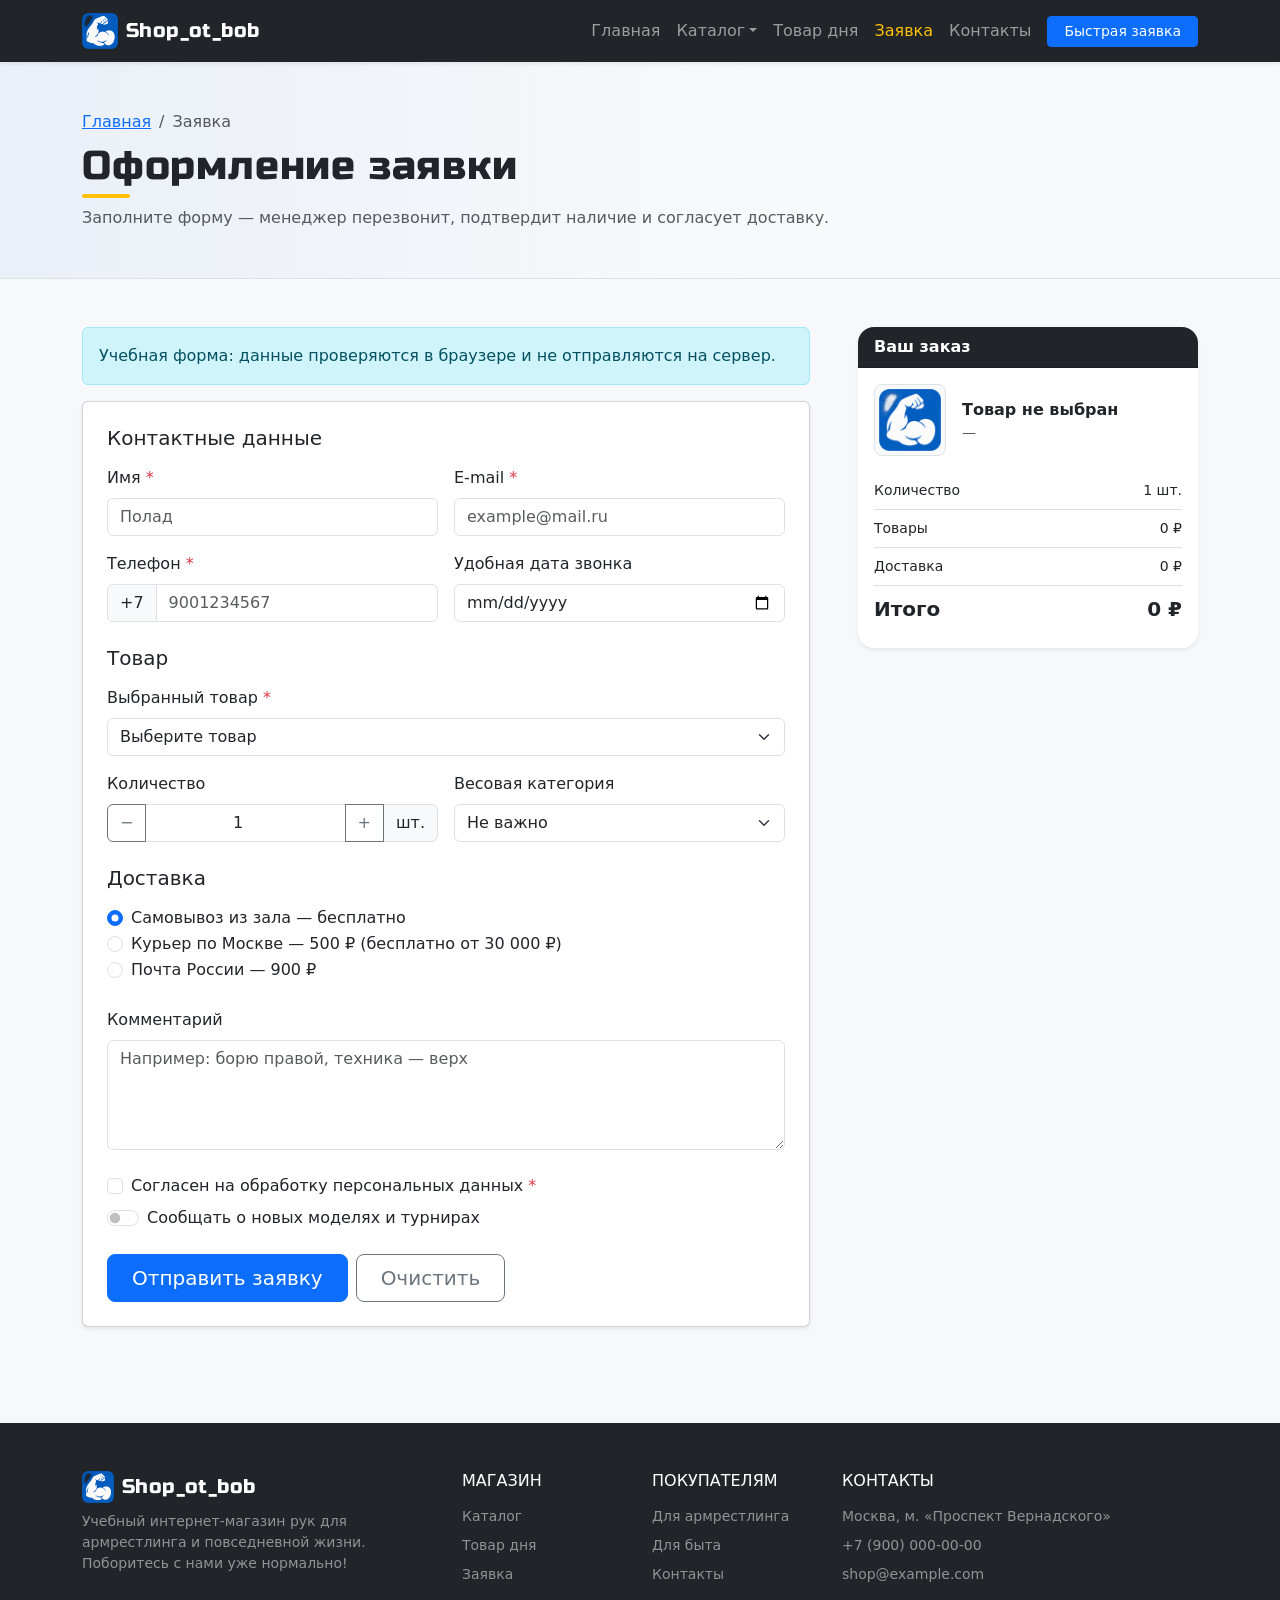
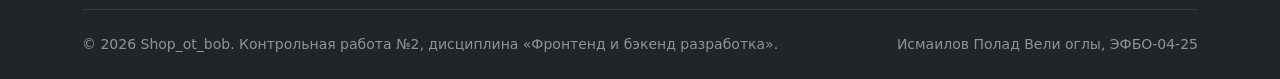
<file: order.html>
<!DOCTYPE html>
<html lang="ru">
<head>
  <meta charset="UTF-8">
  <meta name="viewport" content="width=device-width, initial-scale=1.0">
  <meta name="description" content="Оформление заявки в Shop_ot_bob: выбор товара, количества и способа доставки.">
  <title>Заявка — Shop_ot_bob</title>
  <link rel="icon" type="image/png" href="images/logo.png">
  <link rel="preconnect" href="https://fonts.googleapis.com">
  <link rel="preconnect" href="https://fonts.gstatic.com" crossorigin>
  <link href="https://fonts.googleapis.com/css2?family=Russo+One&display=swap" rel="stylesheet">
  <link rel="stylesheet" href="vendor/bootstrap/css/bootstrap.min.css">
  <link rel="stylesheet" href="css/custom.css">
</head>
<body class="d-flex flex-column min-vh-100">
  <header>
    <nav class="navbar navbar-expand-lg navbar-dark bg-dark sticky-top shadow-sm site-navbar" aria-label="Основная навигация">
      <div class="container">
        <a class="navbar-brand d-flex align-items-center gap-2 brand" href="index.html">
          <img src="images/logo.png" alt="" width="36" height="36" class="rounded-2">
          Shop_ot_bob
        </a>
        <button class="navbar-toggler" type="button" data-bs-toggle="collapse" data-bs-target="#mainNavbar" aria-controls="mainNavbar" aria-expanded="false" aria-label="Открыть меню">
          <span class="navbar-toggler-icon"></span>
        </button>
        <div class="collapse navbar-collapse" id="mainNavbar">
          <ul class="navbar-nav ms-auto mb-2 mb-lg-0 align-items-lg-center">
          <li class="nav-item"><a class="nav-link" href="index.html">Главная</a></li>
          <li class="nav-item dropdown">
            <a class="nav-link dropdown-toggle" href="catalog.html" role="button" data-bs-toggle="dropdown" aria-expanded="false">Каталог</a>
            <ul class="dropdown-menu dropdown-menu-dark">
              <li><a class="dropdown-item" href="catalog.html">Все товары</a></li>
              <li><hr class="dropdown-divider"></li>
              <li><a class="dropdown-item" href="catalog.html?category=sport">Для армрестлинга</a></li>
              <li><a class="dropdown-item" href="catalog.html?category=daily">Для быта</a></li>
            </ul>
          </li>
          <li class="nav-item"><a class="nav-link" href="product.html">Товар дня</a></li>
          <li class="nav-item"><a class="nav-link active" aria-current="page" href="order.html">Заявка</a></li>
          <li class="nav-item"><a class="nav-link" href="contacts.html">Контакты</a></li>
          <li class="nav-item ms-lg-2 mt-2 mt-lg-0">
            <button type="button" class="btn btn-primary btn-sm px-3" data-bs-toggle="modal" data-bs-target="#orderModal">Быстрая заявка</button>
          </li>
          </ul>
        </div>
      </div>
    </nav>
  </header>

  <main class="flex-grow-1">
    <section class="page-head bg-body-tertiary border-bottom py-4 py-lg-5">
      <div class="container">
        <nav aria-label="Хлебные крошки">
          <ol class="breadcrumb mb-2">
            <li class="breadcrumb-item"><a href="index.html">Главная</a></li>
            <li class="breadcrumb-item active" aria-current="page">Заявка</li>
          </ol>
        </nav>
        <h1 class="section-title display-6 mb-2">Оформление заявки</h1>
        <p class="text-body-secondary mb-0">Заполните форму — менеджер перезвонит, подтвердит наличие и согласует доставку.</p>
      </div>
    </section>

    <section class="container my-4 my-lg-5">
      <div class="row g-4 g-lg-5">
        <div class="col-12 col-lg-8">
          <div class="alert alert-info" role="alert">
            Учебная форма: данные проверяются в браузере и не отправляются на сервер.
          </div>
          <div id="orderSuccess" class="alert alert-success alert-dismissible fade show d-none" role="status">
            <h2 class="alert-heading h5">Заявка подготовлена!</h2>
            <p class="mb-0" id="orderSuccessText">Мы свяжемся с вами в ближайшее время.</p>
            <button type="button" class="btn-close" aria-label="Закрыть" id="orderSuccessClose"></button>
          </div>

          <form id="orderForm" class="card card-body shadow-sm p-4 needs-validation" action="#" method="post" novalidate>
            <h2 class="h5 mb-3">Контактные данные</h2>
            <div class="row g-3 mb-4">
              <div class="col-12 col-md-6">
                <label for="order-name" class="form-label">Имя <span class="text-danger">*</span></label>
                <input id="order-name" name="name" type="text" class="form-control" placeholder="Полад" minlength="2" autocomplete="given-name" required>
                <div class="invalid-feedback">Введите имя (минимум 2 символа).</div>
              </div>
              <div class="col-12 col-md-6">
                <label for="order-email" class="form-label">E-mail <span class="text-danger">*</span></label>
                <input id="order-email" name="email" type="email" class="form-control" placeholder="example@mail.ru" autocomplete="email" required>
                <div class="invalid-feedback">Введите корректный e-mail.</div>
              </div>
              <div class="col-12 col-md-6">
                <label for="order-phone" class="form-label">Телефон <span class="text-danger">*</span></label>
                <div class="input-group has-validation">
                  <span class="input-group-text">+7</span>
                  <input id="order-phone" name="phone" type="tel" inputmode="numeric" class="form-control" placeholder="9001234567" pattern="[0-9]{10}" autocomplete="tel-national" required>
                  <div class="invalid-feedback">10 цифр номера без +7.</div>
                </div>
              </div>
              <div class="col-12 col-md-6">
                <label for="order-date" class="form-label">Удобная дата звонка</label>
                <input id="order-date" name="date" type="date" class="form-control">
              </div>
            </div>

            <h2 class="h5 mb-3">Товар</h2>
            <div class="row g-3 mb-4">
              <div class="col-12">
                <label for="order-product" class="form-label">Выбранный товар <span class="text-danger">*</span></label>
                <select id="order-product" name="product" class="form-select" required>
                  <option value="" selected disabled>Выберите товар</option>
                  <option value="1" data-price="32000">Рука «Титан» — правая мужская — 32 000 ₽</option>
                  <option value="2" data-price="31000">Рука «Титан» — левая мужская — 31 000 ₽</option>
                  <option value="3" data-price="21000">Рука «Валькирия» — правая женская — 21 000 ₽</option>
                  <option value="4" data-price="20500">Рука «Валькирия» — левая женская — 20 500 ₽</option>
                  <option value="5" data-price="10000">Рука «Будни» — правая мужская — 10 000 ₽</option>
                  <option value="6" data-price="10000">Рука «Будни» — левая мужская — 10 000 ₽</option>
                  <option value="7" data-price="9000">Рука «Грация» — правая женская — 9 000 ₽</option>
                  <option value="8" data-price="8100">Рука «Грация» — левая женская — 8 100 ₽</option>
                </select>
                <div class="invalid-feedback">Выберите товар из списка.</div>
              </div>
              <div class="col-12 col-md-6">
                <label for="order-qty" class="form-label">Количество</label>
                <div class="input-group">
                  <button class="btn btn-outline-secondary" type="button" data-qty="-1" aria-label="Уменьшить количество">−</button>
                  <input id="order-qty" name="quantity" type="number" class="form-control text-center" value="1" min="1" max="10" required>
                  <button class="btn btn-outline-secondary" type="button" data-qty="1" aria-label="Увеличить количество">+</button>
                  <span class="input-group-text">шт.</span>
                </div>
              </div>
              <div class="col-12 col-md-6">
                <label for="order-weight" class="form-label">Весовая категория</label>
                <select id="order-weight" name="weight" class="form-select">
                  <option value="" selected>Не важно</option>
                  <option value="60">до 60 кг</option>
                  <option value="70">до 70 кг</option>
                  <option value="80">до 80 кг</option>
                  <option value="90">до 90 кг</option>
                  <option value="90+">свыше 90 кг</option>
                </select>
              </div>
            </div>

            <h2 class="h5 mb-3">Доставка</h2>
            <div class="mb-4">
              <div class="form-check">
                <input class="form-check-input" type="radio" name="delivery" id="delivery-pickup" value="pickup" data-cost="0" checked>
                <label class="form-check-label" for="delivery-pickup">Самовывоз из зала — бесплатно</label>
              </div>
              <div class="form-check">
                <input class="form-check-input" type="radio" name="delivery" id="delivery-courier" value="courier" data-cost="500">
                <label class="form-check-label" for="delivery-courier">Курьер по Москве — 500 ₽ (бесплатно от 30 000 ₽)</label>
              </div>
              <div class="form-check">
                <input class="form-check-input" type="radio" name="delivery" id="delivery-post" value="post" data-cost="900">
                <label class="form-check-label" for="delivery-post">Почта России — 900 ₽</label>
              </div>
            </div>

            <div class="mb-4">
              <label for="order-comment" class="form-label">Комментарий</label>
              <textarea id="order-comment" name="comment" class="form-control" rows="4" placeholder="Например: борю правой, техника — верх"></textarea>
            </div>

            <div class="form-check mb-2">
              <input id="order-agreement" name="agreement" type="checkbox" class="form-check-input" required>
              <label for="order-agreement" class="form-check-label">Согласен на обработку персональных данных <span class="text-danger">*</span></label>
              <div class="invalid-feedback">Подтвердите согласие, чтобы отправить заявку.</div>
            </div>
            <div class="form-check form-switch mb-4">
              <input id="order-news" name="news" type="checkbox" role="switch" class="form-check-input">
              <label for="order-news" class="form-check-label">Сообщать о новых моделях и турнирах</label>
            </div>

            <div class="d-grid d-sm-flex gap-2">
              <button type="submit" class="btn btn-primary btn-lg px-4">Отправить заявку</button>
              <button type="reset" class="btn btn-outline-secondary btn-lg px-4">Очистить</button>
            </div>
          </form>
        </div>

        <aside class="col-12 col-lg-4">
          <div class="card shadow-sm order-summary sticky-lg-top">
            <div class="card-header bg-dark text-white fw-semibold">Ваш заказ</div>
            <div class="card-body">
              <div class="d-flex align-items-center gap-3 mb-3">
                <img src="images/logo.png" alt="" class="order-summary__img rounded-3 border bg-body-tertiary p-1" id="summaryImg" width="72" height="72">
                <div>
                  <div class="fw-semibold" id="summaryName">Товар не выбран</div>
                  <div class="small text-body-secondary" id="summaryUnit">—</div>
                </div>
              </div>
              <ul class="list-group list-group-flush small">
                <li class="list-group-item d-flex justify-content-between px-0"><span>Количество</span><span id="summaryQty">1 шт.</span></li>
                <li class="list-group-item d-flex justify-content-between px-0"><span>Товары</span><span id="summarySubtotal">0 ₽</span></li>
                <li class="list-group-item d-flex justify-content-between px-0"><span>Доставка</span><span id="summaryDelivery">0 ₽</span></li>
                <li class="list-group-item d-flex justify-content-between px-0 fw-bold fs-5"><span>Итого</span><span id="summaryTotal">0 ₽</span></li>
              </ul>
            </div>
          </div>
        </aside>
      </div>
    </section>
  </main>

  <footer class="site-footer bg-dark text-white-50 pt-5 pb-4 mt-5">
    <div class="container">
      <div class="row g-4">
        <div class="col-12 col-md-6 col-lg-4">
          <a class="d-inline-flex align-items-center gap-2 text-white text-decoration-none brand fs-5 mb-2" href="index.html">
            <img src="images/logo.png" alt="" width="32" height="32" class="rounded-2">
            Shop_ot_bob
          </a>
          <p class="small mb-0">Учебный интернет-магазин рук для армрестлинга и повседневной жизни. Поборитесь с нами уже нормально!</p>
        </div>
        <div class="col-6 col-md-3 col-lg-2">
          <h2 class="h6 text-white text-uppercase mb-3">Магазин</h2>
          <ul class="list-unstyled small mb-0">
            <li class="mb-2"><a class="footer-link" href="catalog.html">Каталог</a></li>
            <li class="mb-2"><a class="footer-link" href="product.html">Товар дня</a></li>
            <li><a class="footer-link" href="order.html">Заявка</a></li>
          </ul>
        </div>
        <div class="col-6 col-md-3 col-lg-2">
          <h2 class="h6 text-white text-uppercase mb-3">Покупателям</h2>
          <ul class="list-unstyled small mb-0">
            <li class="mb-2"><a class="footer-link" href="catalog.html?category=sport">Для армрестлинга</a></li>
            <li class="mb-2"><a class="footer-link" href="catalog.html?category=daily">Для быта</a></li>
            <li><a class="footer-link" href="contacts.html">Контакты</a></li>
          </ul>
        </div>
        <div class="col-12 col-lg-4">
          <h2 class="h6 text-white text-uppercase mb-3">Контакты</h2>
          <ul class="list-unstyled small mb-0">
            <li class="mb-2">Москва, м. «Проспект Вернадского»</li>
            <li class="mb-2"><a class="footer-link" href="tel:+79000000000">+7 (900) 000-00-00</a></li>
            <li><a class="footer-link" href="mailto:shop@example.com">shop@example.com</a></li>
          </ul>
        </div>
      </div>
      <hr class="border-secondary my-4">
      <div class="d-flex flex-column flex-md-row justify-content-between gap-2 small">
        <span>&copy; 2026 Shop_ot_bob. Контрольная работа №2, дисциплина «Фронтенд и бэкенд разработка».</span>
        <span>Исмаилов Полад Вели оглы, ЭФБО-04-25</span>
      </div>
    </div>
  </footer>

  <div class="modal fade" id="orderModal" tabindex="-1" aria-labelledby="orderModalLabel" aria-hidden="true">
    <div class="modal-dialog modal-dialog-centered">
      <div class="modal-content">
        <form id="quickOrderForm" class="needs-validation" action="#" method="post" novalidate>
          <div class="modal-header">
            <h2 class="modal-title fs-5" id="orderModalLabel">Быстрая заявка</h2>
            <button type="button" class="btn-close" data-bs-dismiss="modal" aria-label="Закрыть"></button>
          </div>
          <div class="modal-body">
            <p class="text-body-secondary small">Оставьте контакты — перезвоним в течение дня и уточним размер хвата.</p>
            <div class="mb-3">
              <label for="quick-name" class="form-label">Имя</label>
              <input id="quick-name" name="name" type="text" class="form-control" placeholder="Как к вам обращаться" minlength="2" autocomplete="given-name" required>
              <div class="invalid-feedback">Введите имя (минимум 2 символа).</div>
            </div>
            <div class="mb-3">
              <label for="quick-phone" class="form-label">Телефон</label>
              <div class="input-group has-validation">
                <span class="input-group-text">+7</span>
                <input id="quick-phone" name="phone" type="tel" inputmode="numeric" class="form-control" placeholder="9001234567" pattern="[0-9]{10}" autocomplete="tel-national" required>
                <div class="invalid-feedback">Введите 10 цифр номера без +7.</div>
              </div>
            </div>
            <div class="mb-3">
              <label for="quick-product" class="form-label">Товар</label>
              <select id="quick-product" name="product" class="form-select" required>
                <option value="" selected disabled>Выберите товар</option>
                <option value="1" data-price="32000">Рука «Титан» — правая мужская — 32 000 ₽</option>
                <option value="2" data-price="31000">Рука «Титан» — левая мужская — 31 000 ₽</option>
                <option value="3" data-price="21000">Рука «Валькирия» — правая женская — 21 000 ₽</option>
                <option value="4" data-price="20500">Рука «Валькирия» — левая женская — 20 500 ₽</option>
                <option value="5" data-price="10000">Рука «Будни» — правая мужская — 10 000 ₽</option>
                <option value="6" data-price="10000">Рука «Будни» — левая мужская — 10 000 ₽</option>
                <option value="7" data-price="9000">Рука «Грация» — правая женская — 9 000 ₽</option>
                <option value="8" data-price="8100">Рука «Грация» — левая женская — 8 100 ₽</option>
              </select>
              <div class="invalid-feedback">Выберите товар.</div>
            </div>
            <div class="form-check">
              <input id="quick-agree" name="agreement" type="checkbox" class="form-check-input" required>
              <label for="quick-agree" class="form-check-label">Согласен на обработку персональных данных</label>
              <div class="invalid-feedback">Без согласия заявку отправить нельзя.</div>
            </div>
          </div>
          <div class="modal-footer">
            <button type="button" class="btn btn-outline-secondary" data-bs-dismiss="modal">Отмена</button>
            <button type="submit" class="btn btn-primary">Отправить заявку</button>
          </div>
        </form>
      </div>
    </div>
  </div>

  <div class="toast-container position-fixed bottom-0 end-0 p-3">
    <div id="appToast" class="toast" role="status" aria-live="polite" aria-atomic="true">
      <div class="toast-header">
        <img src="images/logo.png" class="rounded me-2" alt="" width="20" height="20">
        <strong class="me-auto">Shop_ot_bob</strong>
        <small>только что</small>
        <button type="button" class="btn-close" data-bs-dismiss="toast" aria-label="Закрыть"></button>
      </div>
      <div class="toast-body" id="appToastBody">Готово!</div>
    </div>
  </div>

  <script src="vendor/bootstrap/js/bootstrap.bundle.min.js"></script>
  <script src="js/main.js"></script>
</body>
</html>
</file>
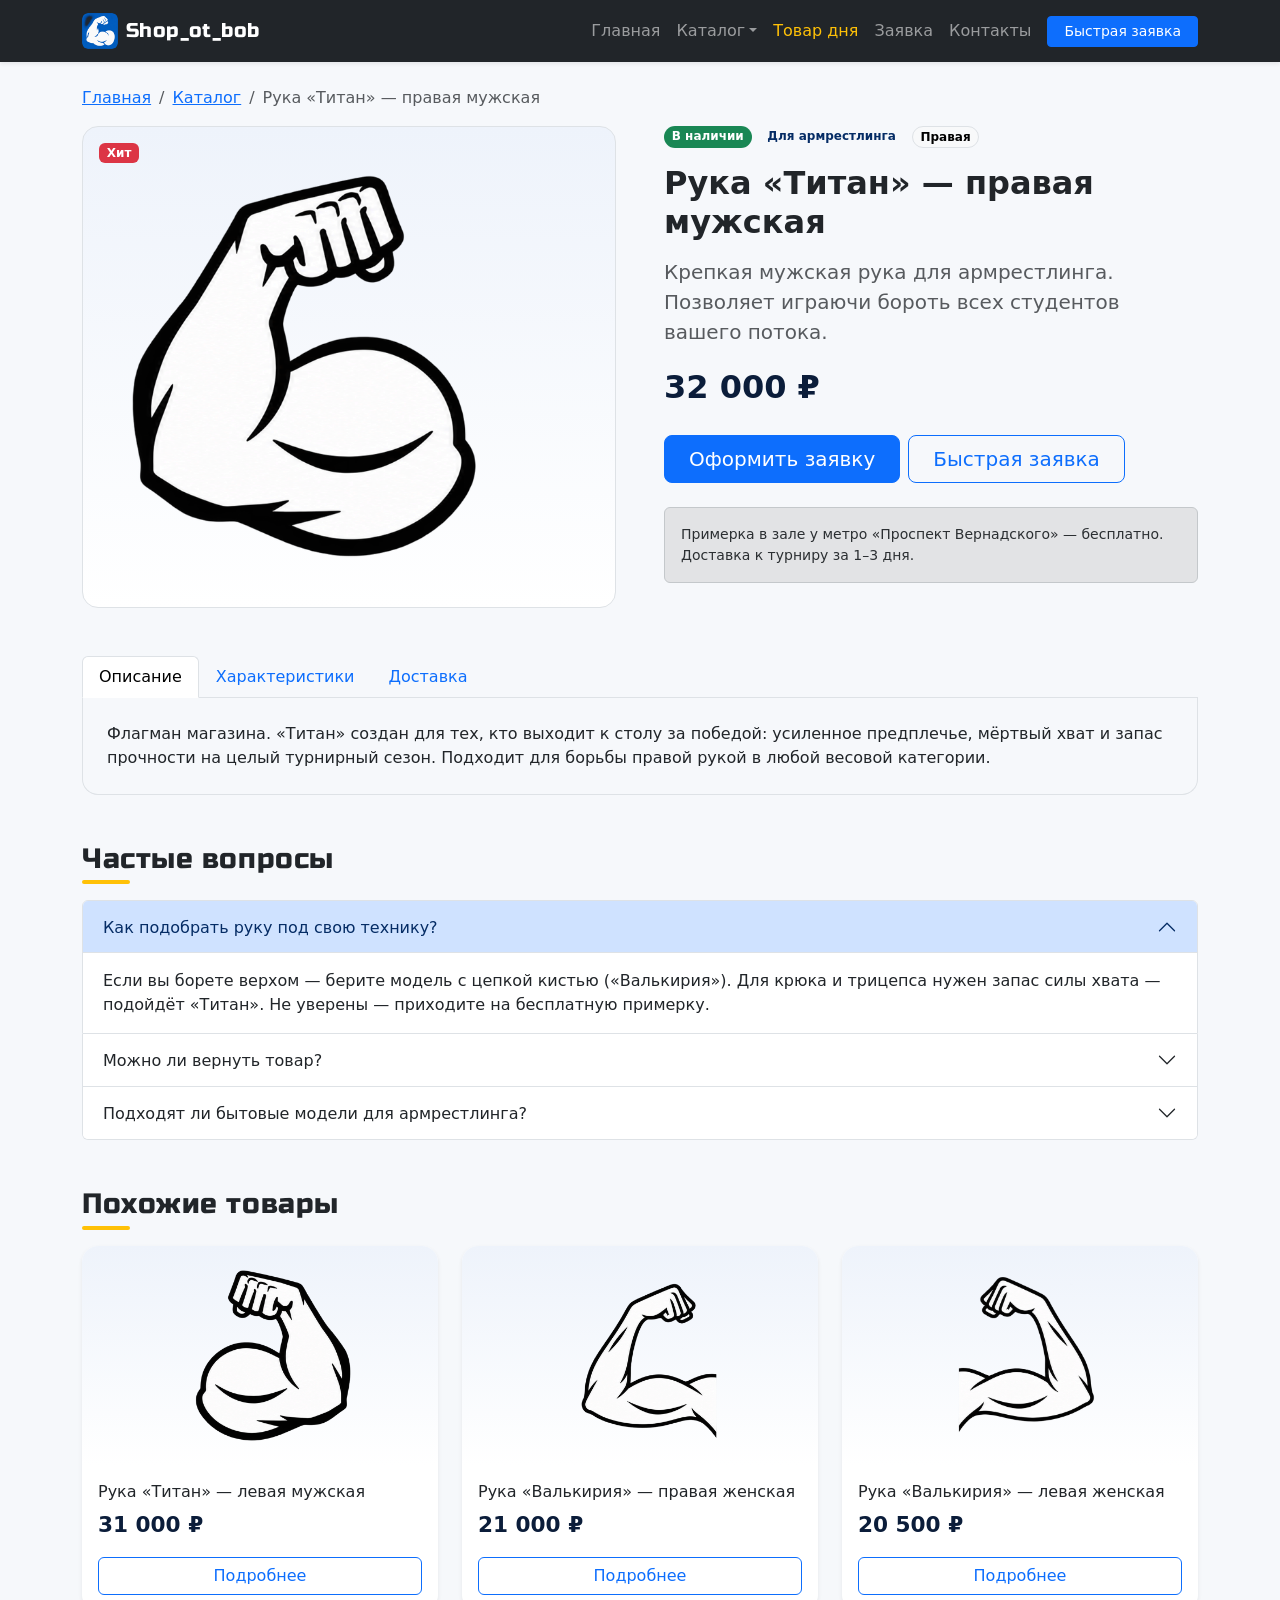
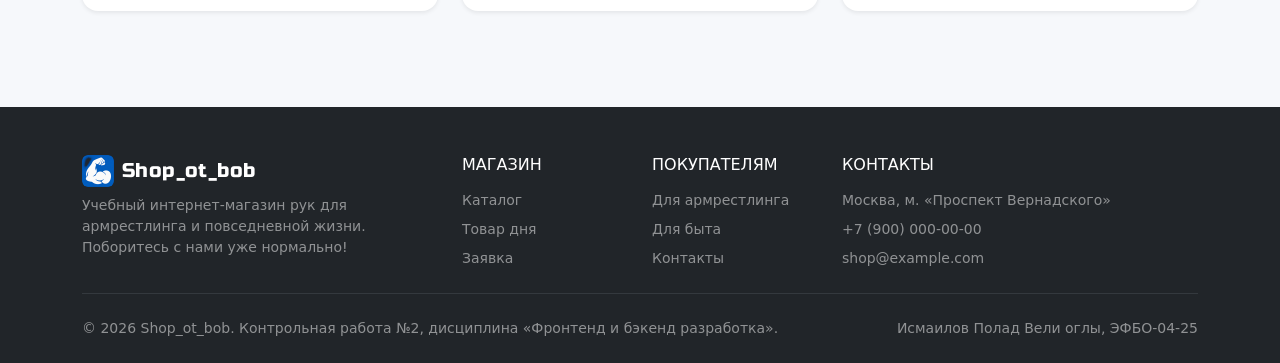
<file: product.html>
<!DOCTYPE html>
<html lang="ru">
<head>
  <meta charset="UTF-8">
  <meta name="viewport" content="width=device-width, initial-scale=1.0">
  <meta name="description" content="Карточка товара Shop_ot_bob: описание, характеристики, цена и оформление заявки.">
  <title>Рука «Титан» — правая мужская — Shop_ot_bob</title>
  <link rel="icon" type="image/png" href="images/logo.png">
  <link rel="preconnect" href="https://fonts.googleapis.com">
  <link rel="preconnect" href="https://fonts.gstatic.com" crossorigin>
  <link href="https://fonts.googleapis.com/css2?family=Russo+One&display=swap" rel="stylesheet">
  <link rel="stylesheet" href="vendor/bootstrap/css/bootstrap.min.css">
  <link rel="stylesheet" href="css/custom.css">
</head>
<body class="d-flex flex-column min-vh-100">
  <header>
    <nav class="navbar navbar-expand-lg navbar-dark bg-dark sticky-top shadow-sm site-navbar" aria-label="Основная навигация">
      <div class="container">
        <a class="navbar-brand d-flex align-items-center gap-2 brand" href="index.html">
          <img src="images/logo.png" alt="" width="36" height="36" class="rounded-2">
          Shop_ot_bob
        </a>
        <button class="navbar-toggler" type="button" data-bs-toggle="collapse" data-bs-target="#mainNavbar" aria-controls="mainNavbar" aria-expanded="false" aria-label="Открыть меню">
          <span class="navbar-toggler-icon"></span>
        </button>
        <div class="collapse navbar-collapse" id="mainNavbar">
          <ul class="navbar-nav ms-auto mb-2 mb-lg-0 align-items-lg-center">
          <li class="nav-item"><a class="nav-link" href="index.html">Главная</a></li>
          <li class="nav-item dropdown">
            <a class="nav-link dropdown-toggle" href="catalog.html" role="button" data-bs-toggle="dropdown" aria-expanded="false">Каталог</a>
            <ul class="dropdown-menu dropdown-menu-dark">
              <li><a class="dropdown-item" href="catalog.html">Все товары</a></li>
              <li><hr class="dropdown-divider"></li>
              <li><a class="dropdown-item" href="catalog.html?category=sport">Для армрестлинга</a></li>
              <li><a class="dropdown-item" href="catalog.html?category=daily">Для быта</a></li>
            </ul>
          </li>
          <li class="nav-item"><a class="nav-link active" aria-current="page" href="product.html">Товар дня</a></li>
          <li class="nav-item"><a class="nav-link" href="order.html">Заявка</a></li>
          <li class="nav-item"><a class="nav-link" href="contacts.html">Контакты</a></li>
          <li class="nav-item ms-lg-2 mt-2 mt-lg-0">
            <button type="button" class="btn btn-primary btn-sm px-3" data-bs-toggle="modal" data-bs-target="#orderModal">Быстрая заявка</button>
          </li>
          </ul>
        </div>
      </div>
    </nav>
  </header>

  <main class="flex-grow-1" id="productPage">
    <div class="container mt-4">
      <nav aria-label="Хлебные крошки">
        <ol class="breadcrumb">
          <li class="breadcrumb-item"><a href="index.html">Главная</a></li>
          <li class="breadcrumb-item"><a href="catalog.html">Каталог</a></li>
          <li class="breadcrumb-item active" aria-current="page" data-field="crumb">Рука «Титан» — правая мужская</li>
        </ol>
      </nav>
    </div>

    <section class="container mb-5">
      <div class="row g-4 g-lg-5 align-items-start">
        <div class="col-12 col-lg-6">
          <div class="product-gallery position-relative rounded-4 border p-4 p-lg-5 text-center">
            <span class="badge text-bg-danger position-absolute top-0 start-0 m-3" data-field="badge">Хит</span>
            <img src="images/pravaya_ruka.png" class="img-fluid product-gallery__img" alt="Рука «Титан» — правая мужская" data-field="image">
          </div>
        </div>

        <div class="col-12 col-lg-6">
          <div class="d-flex flex-wrap gap-2 mb-3">
            <span class="badge rounded-pill text-bg-success" data-field="stock">В наличии</span>
            <span class="badge rounded-pill text-bg-primary-subtle text-primary-emphasis" data-field="category">Для армрестлинга</span>
            <span class="badge rounded-pill text-bg-light border" data-field="side">Правая</span>
          </div>
          <h1 class="h2 fw-bold mb-3" data-field="name">Рука «Титан» — правая мужская</h1>
          <p class="lead text-body-secondary" data-field="short">Крепкая мужская рука для армрестлинга. Позволяет играючи бороть всех студентов вашего потока.</p>
          <p class="price fs-2 mb-4">
            <span data-field="price">32&nbsp;000&nbsp;₽</span>
            <s class="price-old fs-5 d-none" data-field="old"></s>
          </p>

          <div class="d-grid d-sm-flex gap-2 mb-4">
            <a href="order.html?product=1" class="btn btn-primary btn-lg px-4" data-field="orderLink">Оформить заявку</a>
            <button type="button" class="btn btn-outline-primary btn-lg px-4" data-bs-toggle="modal" data-bs-target="#orderModal" data-product="1" data-field="quickBtn">Быстрая заявка</button>
          </div>

          <div class="alert alert-secondary small mb-0" role="note" data-field="note">
            Примерка в зале у метро «Проспект Вернадского» — бесплатно. Доставка к турниру за 1–3 дня.
          </div>
        </div>
      </div>
    </section>

    <section class="container mb-5" aria-label="Подробная информация о товаре">
      <ul class="nav nav-tabs" id="productTabs" role="tablist">
        <li class="nav-item" role="presentation">
          <button class="nav-link active" id="desc-tab" data-bs-toggle="tab" data-bs-target="#desc-pane" type="button" role="tab" aria-controls="desc-pane" aria-selected="true">Описание</button>
        </li>
        <li class="nav-item" role="presentation">
          <button class="nav-link" id="specs-tab" data-bs-toggle="tab" data-bs-target="#specs-pane" type="button" role="tab" aria-controls="specs-pane" aria-selected="false">Характеристики</button>
        </li>
        <li class="nav-item" role="presentation">
          <button class="nav-link" id="delivery-tab" data-bs-toggle="tab" data-bs-target="#delivery-pane" type="button" role="tab" aria-controls="delivery-pane" aria-selected="false">Доставка</button>
        </li>
      </ul>
      <div class="tab-content border border-top-0 rounded-bottom-4 p-4">
        <div class="tab-pane fade show active" id="desc-pane" role="tabpanel" aria-labelledby="desc-tab" tabindex="0">
          <p class="mb-0" data-field="desc">Флагман магазина. «Титан» создан для тех, кто выходит к столу за победой: усиленное предплечье, мёртвый хват и запас прочности на целый турнирный сезон. Подходит для борьбы правой рукой в любой весовой категории.</p>
        </div>
        <div class="tab-pane fade" id="specs-pane" role="tabpanel" aria-labelledby="specs-tab" tabindex="0">
          <div class="table-responsive">
            <table class="table table-striped mb-0">
              <tbody data-field="specs">
                <tr><th scope="row">Сторона</th><td>Правая</td></tr>
                <tr><th scope="row">Пол</th><td>Мужская</td></tr>
                <tr><th scope="row">Назначение</th><td>Для армрестлинга</td></tr>
                <tr><th scope="row">Сила хвата</th><td>120 кг</td></tr>
                <tr><th scope="row">Вес</th><td>4,8 кг</td></tr>
                <tr><th scope="row">Техника</th><td>верх, крюк, трицепс</td></tr>
                <tr><th scope="row">Гарантия</th><td>2 турнирных сезона</td></tr>
              </tbody>
            </table>
          </div>
        </div>
        <div class="tab-pane fade" id="delivery-pane" role="tabpanel" aria-labelledby="delivery-tab" tabindex="0">
          <div class="row g-3">
            <div class="col-12 col-md-4">
              <h3 class="h6">Самовывоз</h3>
              <p class="small text-body-secondary mb-0">Бесплатно, из зала у метро «Проспект Вернадского».</p>
            </div>
            <div class="col-12 col-md-4">
              <h3 class="h6">Курьер по Москве</h3>
              <p class="small text-body-secondary mb-0">500 ₽, бесплатно от 30 000 ₽. 1–2 дня.</p>
            </div>
            <div class="col-12 col-md-4">
              <h3 class="h6">Почта России</h3>
              <p class="small text-body-secondary mb-0">900 ₽, от 3 до 7 дней в зависимости от региона.</p>
            </div>
          </div>
        </div>
      </div>
    </section>

    <section class="container mb-5" aria-labelledby="faq-title">
      <h2 id="faq-title" class="section-title h3 mb-3">Частые вопросы</h2>
      <div class="accordion" id="productFaq">
        <div class="accordion-item">
          <h3 class="accordion-header">
            <button class="accordion-button" type="button" data-bs-toggle="collapse" data-bs-target="#faq-1" aria-expanded="true" aria-controls="faq-1">Как подобрать руку под свою технику?</button>
          </h3>
          <div id="faq-1" class="accordion-collapse collapse show" data-bs-parent="#productFaq">
            <div class="accordion-body">Если вы борете верхом — берите модель с цепкой кистью («Валькирия»). Для крюка и трицепса нужен запас силы хвата — подойдёт «Титан». Не уверены — приходите на бесплатную примерку.</div>
          </div>
        </div>
        <div class="accordion-item">
          <h3 class="accordion-header">
            <button class="accordion-button collapsed" type="button" data-bs-toggle="collapse" data-bs-target="#faq-2" aria-expanded="false" aria-controls="faq-2">Можно ли вернуть товар?</button>
          </h3>
          <div id="faq-2" class="accordion-collapse collapse" data-bs-parent="#productFaq">
            <div class="accordion-body">Да, в течение 14 дней, если рука не участвовала в официальных турнирах и сохранила товарный вид.</div>
          </div>
        </div>
        <div class="accordion-item">
          <h3 class="accordion-header">
            <button class="accordion-button collapsed" type="button" data-bs-toggle="collapse" data-bs-target="#faq-3" aria-expanded="false" aria-controls="faq-3">Подходят ли бытовые модели для армрестлинга?</button>
          </h3>
          <div id="faq-3" class="accordion-collapse collapse" data-bs-parent="#productFaq">
            <div class="accordion-body">Нет. Модели «Будни» и «Грация» созданы для повседневных задач. За столом они сдаются первыми — честно предупреждаем.</div>
          </div>
        </div>
      </div>
    </section>

    <section class="container mb-5" aria-labelledby="related-title">
      <h2 id="related-title" class="section-title h3 mb-3">Похожие товары</h2>
      <div class="row g-4" id="relatedGrid"></div>
    </section>
  </main>

  <footer class="site-footer bg-dark text-white-50 pt-5 pb-4 mt-5">
    <div class="container">
      <div class="row g-4">
        <div class="col-12 col-md-6 col-lg-4">
          <a class="d-inline-flex align-items-center gap-2 text-white text-decoration-none brand fs-5 mb-2" href="index.html">
            <img src="images/logo.png" alt="" width="32" height="32" class="rounded-2">
            Shop_ot_bob
          </a>
          <p class="small mb-0">Учебный интернет-магазин рук для армрестлинга и повседневной жизни. Поборитесь с нами уже нормально!</p>
        </div>
        <div class="col-6 col-md-3 col-lg-2">
          <h2 class="h6 text-white text-uppercase mb-3">Магазин</h2>
          <ul class="list-unstyled small mb-0">
            <li class="mb-2"><a class="footer-link" href="catalog.html">Каталог</a></li>
            <li class="mb-2"><a class="footer-link" href="product.html">Товар дня</a></li>
            <li><a class="footer-link" href="order.html">Заявка</a></li>
          </ul>
        </div>
        <div class="col-6 col-md-3 col-lg-2">
          <h2 class="h6 text-white text-uppercase mb-3">Покупателям</h2>
          <ul class="list-unstyled small mb-0">
            <li class="mb-2"><a class="footer-link" href="catalog.html?category=sport">Для армрестлинга</a></li>
            <li class="mb-2"><a class="footer-link" href="catalog.html?category=daily">Для быта</a></li>
            <li><a class="footer-link" href="contacts.html">Контакты</a></li>
          </ul>
        </div>
        <div class="col-12 col-lg-4">
          <h2 class="h6 text-white text-uppercase mb-3">Контакты</h2>
          <ul class="list-unstyled small mb-0">
            <li class="mb-2">Москва, м. «Проспект Вернадского»</li>
            <li class="mb-2"><a class="footer-link" href="tel:+79000000000">+7 (900) 000-00-00</a></li>
            <li><a class="footer-link" href="mailto:shop@example.com">shop@example.com</a></li>
          </ul>
        </div>
      </div>
      <hr class="border-secondary my-4">
      <div class="d-flex flex-column flex-md-row justify-content-between gap-2 small">
        <span>&copy; 2026 Shop_ot_bob. Контрольная работа №2, дисциплина «Фронтенд и бэкенд разработка».</span>
        <span>Исмаилов Полад Вели оглы, ЭФБО-04-25</span>
      </div>
    </div>
  </footer>

  <div class="modal fade" id="orderModal" tabindex="-1" aria-labelledby="orderModalLabel" aria-hidden="true">
    <div class="modal-dialog modal-dialog-centered">
      <div class="modal-content">
        <form id="quickOrderForm" class="needs-validation" action="#" method="post" novalidate>
          <div class="modal-header">
            <h2 class="modal-title fs-5" id="orderModalLabel">Быстрая заявка</h2>
            <button type="button" class="btn-close" data-bs-dismiss="modal" aria-label="Закрыть"></button>
          </div>
          <div class="modal-body">
            <p class="text-body-secondary small">Оставьте контакты — перезвоним в течение дня и уточним размер хвата.</p>
            <div class="mb-3">
              <label for="quick-name" class="form-label">Имя</label>
              <input id="quick-name" name="name" type="text" class="form-control" placeholder="Как к вам обращаться" minlength="2" autocomplete="given-name" required>
              <div class="invalid-feedback">Введите имя (минимум 2 символа).</div>
            </div>
            <div class="mb-3">
              <label for="quick-phone" class="form-label">Телефон</label>
              <div class="input-group has-validation">
                <span class="input-group-text">+7</span>
                <input id="quick-phone" name="phone" type="tel" inputmode="numeric" class="form-control" placeholder="9001234567" pattern="[0-9]{10}" autocomplete="tel-national" required>
                <div class="invalid-feedback">Введите 10 цифр номера без +7.</div>
              </div>
            </div>
            <div class="mb-3">
              <label for="quick-product" class="form-label">Товар</label>
              <select id="quick-product" name="product" class="form-select" required>
                <option value="" selected disabled>Выберите товар</option>
                <option value="1" data-price="32000">Рука «Титан» — правая мужская — 32 000 ₽</option>
                <option value="2" data-price="31000">Рука «Титан» — левая мужская — 31 000 ₽</option>
                <option value="3" data-price="21000">Рука «Валькирия» — правая женская — 21 000 ₽</option>
                <option value="4" data-price="20500">Рука «Валькирия» — левая женская — 20 500 ₽</option>
                <option value="5" data-price="10000">Рука «Будни» — правая мужская — 10 000 ₽</option>
                <option value="6" data-price="10000">Рука «Будни» — левая мужская — 10 000 ₽</option>
                <option value="7" data-price="9000">Рука «Грация» — правая женская — 9 000 ₽</option>
                <option value="8" data-price="8100">Рука «Грация» — левая женская — 8 100 ₽</option>
              </select>
              <div class="invalid-feedback">Выберите товар.</div>
            </div>
            <div class="form-check">
              <input id="quick-agree" name="agreement" type="checkbox" class="form-check-input" required>
              <label for="quick-agree" class="form-check-label">Согласен на обработку персональных данных</label>
              <div class="invalid-feedback">Без согласия заявку отправить нельзя.</div>
            </div>
          </div>
          <div class="modal-footer">
            <button type="button" class="btn btn-outline-secondary" data-bs-dismiss="modal">Отмена</button>
            <button type="submit" class="btn btn-primary">Отправить заявку</button>
          </div>
        </form>
      </div>
    </div>
  </div>

  <div class="toast-container position-fixed bottom-0 end-0 p-3">
    <div id="appToast" class="toast" role="status" aria-live="polite" aria-atomic="true">
      <div class="toast-header">
        <img src="images/logo.png" class="rounded me-2" alt="" width="20" height="20">
        <strong class="me-auto">Shop_ot_bob</strong>
        <small>только что</small>
        <button type="button" class="btn-close" data-bs-dismiss="toast" aria-label="Закрыть"></button>
      </div>
      <div class="toast-body" id="appToastBody">Готово!</div>
    </div>
  </div>

  <script src="vendor/bootstrap/js/bootstrap.bundle.min.js"></script>
  <script src="js/main.js"></script>
</body>
</html>
</file>
<file: css/custom.css>
:root {
  --shop-accent: #ffc107;
  --shop-dark: #0b1d3a;
  --shop-blue: #0d5bd7;
  --shop-radius: 1rem;
}

body {
  background-color: #f6f8fb;
}

.brand,
.section-title,
.hero__title {
  font-family: "Russo One", system-ui, sans-serif;
  font-weight: 400;
  letter-spacing: 0.02em;
}

.site-navbar .nav-link.active {
  color: var(--shop-accent);
}

.section-title {
  position: relative;
  padding-bottom: 0.5rem;
}

.section-title::after {
  content: "";
  position: absolute;
  left: 0;
  bottom: 0;
  width: 3rem;
  height: 4px;
  border-radius: 2px;
  background-color: var(--shop-accent);
}

.text-center > .section-title::after,
.section-title.text-center::after {
  left: 50%;
  transform: translateX(-50%);
}

.hero {
  background:
    radial-gradient(circle at 85% 20%, rgba(13, 91, 215, 0.55), transparent 55%),
    linear-gradient(135deg, var(--shop-dark) 0%, #13305f 100%);
}

.hero__stat {
  background-color: rgba(255, 255, 255, 0.08);
  border: 1px solid rgba(255, 255, 255, 0.12);
}

.hero__media {
  transform: rotate(1.5deg);
}

.feature {
  transition: transform 0.2s ease, box-shadow 0.2s ease;
}

.feature:hover {
  transform: translateY(-4px);
  box-shadow: 0 0.75rem 1.5rem rgba(11, 29, 58, 0.08);
}

.feature__icon {
  display: inline-flex;
  align-items: center;
  justify-content: center;
  min-width: 3.5rem;
  height: 3.5rem;
  padding: 0 0.75rem;
  border-radius: 999px;
  background-color: var(--bs-primary-bg-subtle);
  color: var(--bs-primary-text-emphasis);
  font-family: "Russo One", system-ui, sans-serif;
  font-size: 1.1rem;
}

.product-card {
  border: 0;
  border-radius: var(--shop-radius);
  overflow: hidden;
  transition: transform 0.2s ease, box-shadow 0.2s ease;
}

.product-card:hover {
  transform: translateY(-4px);
  box-shadow: 0 1rem 2rem rgba(11, 29, 58, 0.12) !important;
}

.product-card__media {
  background: linear-gradient(180deg, #eef3fb 0%, #ffffff 100%);
}

.product-card__img {
  height: 220px;
  padding: 1.5rem;
  object-fit: contain;
}

.product-card__badge {
  z-index: 1;
}

.price {
  font-weight: 700;
  font-size: 1.35rem;
  color: var(--shop-dark);
}

.price-old {
  margin-left: 0.35rem;
  font-weight: 400;
  font-size: 0.95rem;
  color: var(--bs-secondary-color);
}

.site-footer .footer-link {
  color: inherit;
  text-decoration: none;
}

.site-footer .footer-link:hover {
  color: #fff;
}

.page-head {
  background-image: linear-gradient(90deg, rgba(13, 91, 215, 0.06), transparent 60%);
}

.product-gallery {
  background: linear-gradient(180deg, #eef3fb 0%, #ffffff 100%);
}

.product-gallery__img {
  max-height: 420px;
  object-fit: contain;
}

.accordion-button:not(.collapsed) {
  background-color: var(--bs-primary-bg-subtle);
}

.filter-panel {
  border: 0;
  border-radius: var(--shop-radius);
}

.promo-slide {
  min-height: 300px;
  color: #fff;
}

.promo-slide--red {
  background: linear-gradient(120deg, #b02a37, #e35d6a);
}

.promo-slide--blue {
  background: linear-gradient(120deg, #0a3d91, var(--shop-blue));
}

.promo-slide--dark {
  background: linear-gradient(120deg, var(--shop-dark), #2b3f63);
}

.promo-slide__img {
  max-height: 240px;
  max-width: 100%;
  filter: drop-shadow(0 0.75rem 1.5rem rgba(0, 0, 0, 0.35));
}

.promo-carousel .carousel-indicators {
  margin-bottom: 0.75rem;
}

.promo-carousel .carousel-control-prev,
.promo-carousel .carousel-control-next {
  width: 3rem;
}

.step__num {
  display: flex;
  align-items: center;
  justify-content: center;
  width: 3rem;
  height: 3rem;
  border-radius: 50%;
  background-color: var(--shop-accent);
  color: var(--shop-dark);
  font-family: "Russo One", system-ui, sans-serif;
  font-size: 1.25rem;
}

.cta {
  background:
    radial-gradient(circle at 10% 120%, rgba(255, 193, 7, 0.35), transparent 45%),
    linear-gradient(120deg, var(--shop-blue), #0a3d91);
}

.order-summary {
  top: 5.5rem;
  border: 0;
  border-radius: var(--shop-radius);
  overflow: hidden;
}

.order-summary__img {
  object-fit: contain;
}

.founder__img {
  max-height: 180px;
}

.map-frame iframe {
  border: 0;
}

.product-col.is-entering {
  animation: card-in 0.25s ease both;
}

@keyframes card-in {
  from {
    opacity: 0;
    transform: translateY(8px);
  }
  to {
    opacity: 1;
    transform: none;
  }
}

@media (max-width: 575.98px) {
  .hero__media {
    transform: none;
  }

  .promo-slide {
    min-height: 260px;
  }

  .map-frame.ratio-21x9 {
    --bs-aspect-ratio: 75%;
  }
}

@media (prefers-reduced-motion: reduce) {
  .feature,
  .product-card,
  .product-col.is-entering {
    transition: none;
    animation: none;
  }
}
</file>
